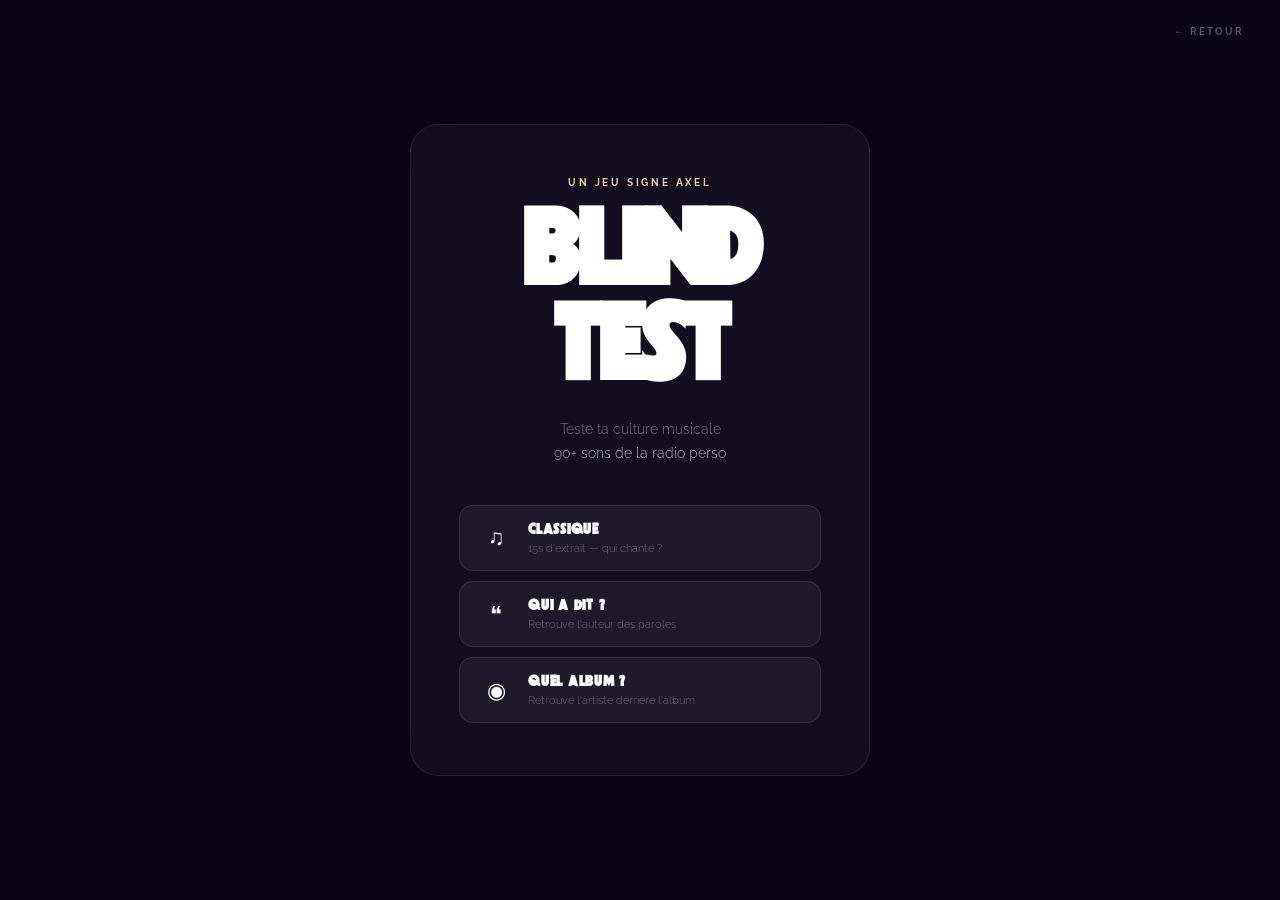
<file: blindtest.html>
<!DOCTYPE html>
<html lang="fr">
<head>
  <meta charset="UTF-8" />
  <meta name="viewport" content="width=device-width, initial-scale=1.0" />
  <title>BLIND TEST — AXEL</title>
  <link rel="stylesheet" href="style.css" />
  <style>
    body { background: #0A0516; }
    #gameOverlay { display: flex !important; }
  </style>
</head>
<body class="shell-body">

  <div id="gameOverlay">

    <!-- Selection du mode -->
    <div class="g-screen" id="gPanelStart">
      <p class="g-eyebrow">Un jeu signe Axel</p>
      <h2 class="swell g-bigtitle">BLIND<br>TEST</h2>
      <p class="g-hint">Teste ta culture musicale<br><em>90+ sons de la radio perso</em></p>
      <div class="bt-modes">
        <button class="bt-mode-card" data-mode="classic">
          <span class="bt-mc-icon">&#9835;</span>
          <span class="bt-mc-text">
            <strong class="bt-mc-name">CLASSIQUE</strong>
            <span class="bt-mc-desc">15s d'extrait — qui chante ?</span>
          </span>
        </button>
        <button class="bt-mode-card" data-mode="lyrics">
          <span class="bt-mc-icon">&#10077;</span>
          <span class="bt-mc-text">
            <strong class="bt-mc-name">QUI A DIT ?</strong>
            <span class="bt-mc-desc">Retrouve l'auteur des paroles</span>
          </span>
        </button>
        <button class="bt-mode-card" data-mode="album">
          <span class="bt-mc-icon">&#9673;</span>
          <span class="bt-mc-text">
            <strong class="bt-mc-name">QUEL ALBUM ?</strong>
            <span class="bt-mc-desc">Retrouve l'artiste derriere l'album</span>
          </span>
        </button>
      </div>
    </div>

    <!-- Manche en cours (plein ecran) -->
    <div id="gPanelGame">
      <div class="bt-topbar">
        <div class="bt-prog-wrap">
          <span class="bt-round-lbl" id="btRoundLbl">1 / 5</span>
          <div class="bt-prog-track"><div class="bt-prog-fill" id="btProgFill"></div></div>
        </div>
        <div class="bt-score-box">
          <span class="g-label">SCORE</span>
          <span class="bt-score-num swell" id="btScoreNum">0</span>
        </div>
      </div>

      <div class="bt-question-wrap" id="btQuestionWrap"></div>

      <div class="bt-choices" id="btChoices"></div>

      <div class="bt-timer-wrap" id="btTimerWrap">
        <div class="bt-timer-bar" id="btTimerBar"></div>
      </div>

      <div class="bt-feedback" id="btFeedback">
        <span id="btFeedbackText"></span>
      </div>

      <button class="bt-next-btn" id="btNext">SUIVANT &#8594;</button>
    </div>

    <!-- Recap final -->
    <div class="g-screen" id="gPanelOver">
      <p class="g-eyebrow">BILAN</p>
      <div class="swell g-bigtitle" id="gFinalScore">— / 5</div>
      <div class="bt-recap" id="btRecap"></div>
      <div class="bt-end-btns">
        <button class="g-btn swell" id="gBtnRetry">REJOUER &#8594;</button>
        <button class="g-btn" id="btBtnModes">MODES</button>
        <button class="g-btn" id="btBtnQuit">&#8592; PORTFOLIO</button>
      </div>
    </div>

    <button class="g-quit" id="gBtnQuit">&#8592; RETOUR</button>
  </div>

  <script src="js/game.js"></script>
</body>
</html>
</file>
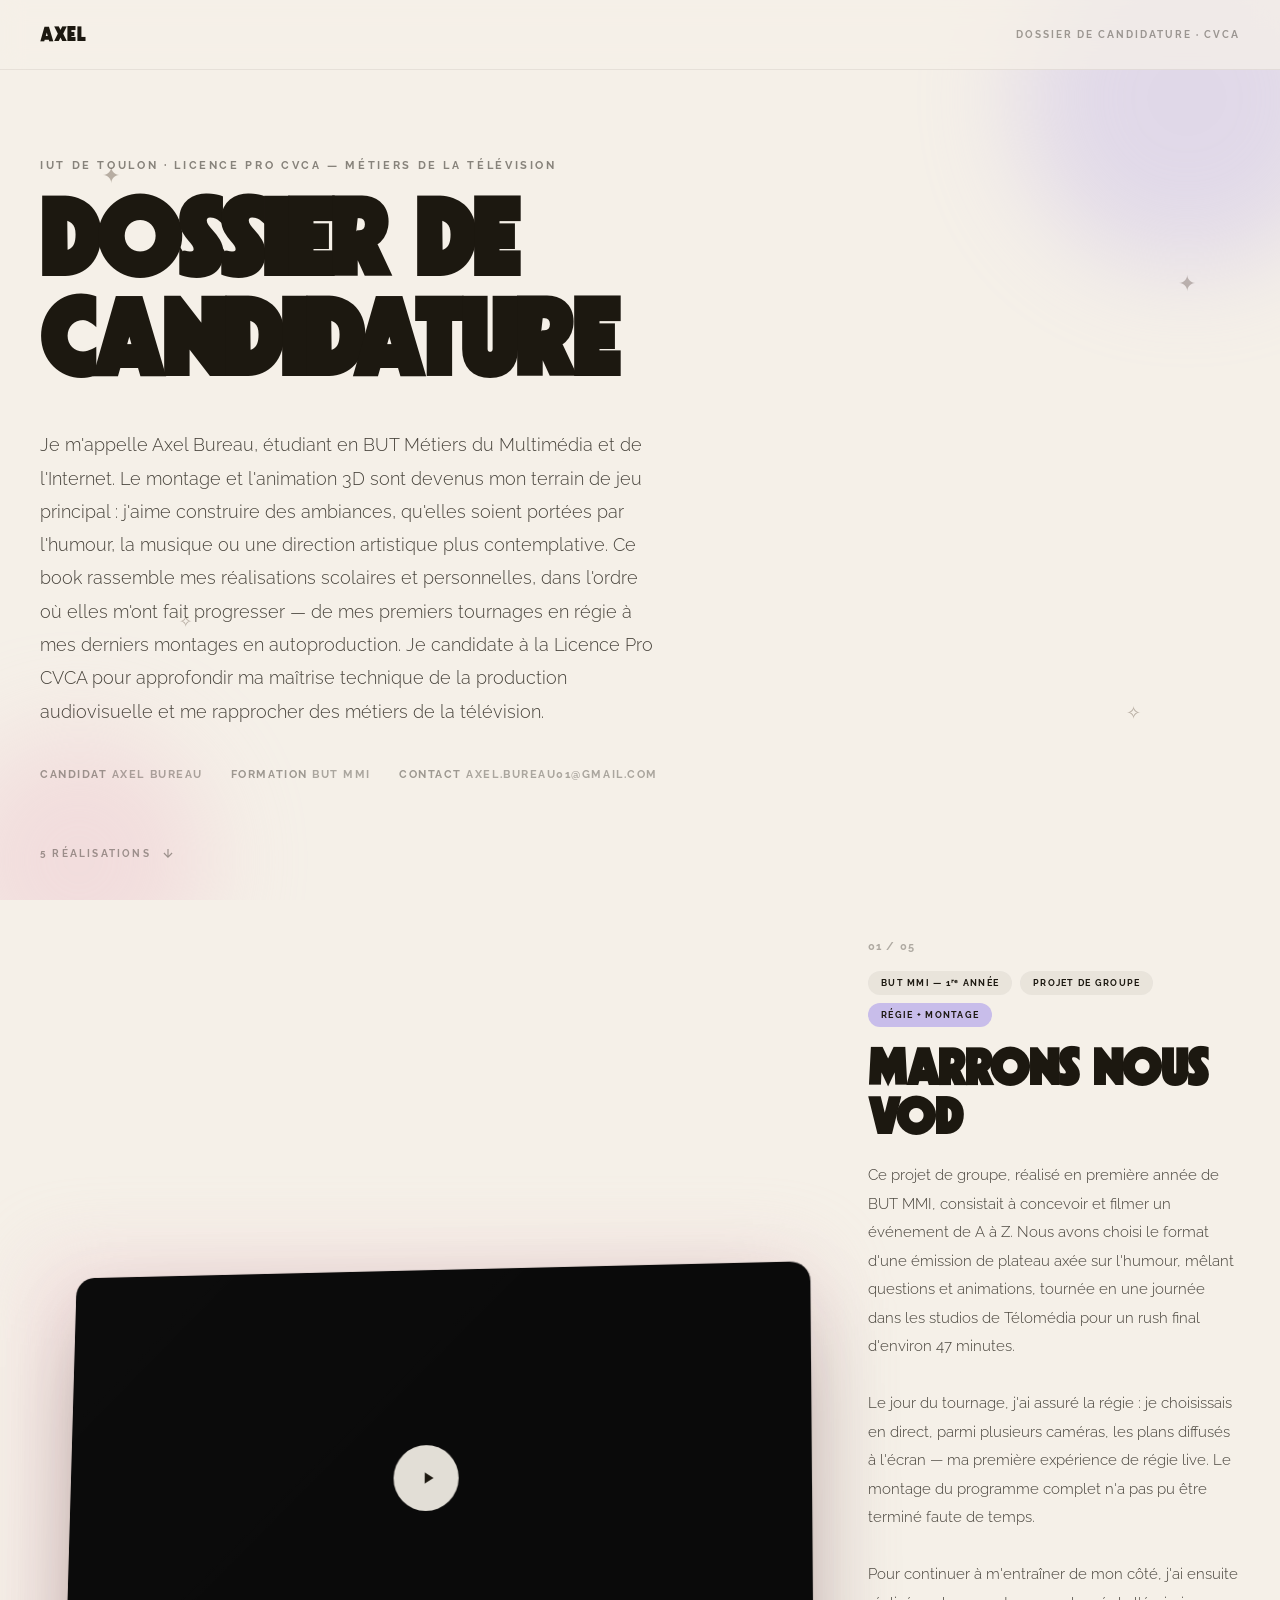
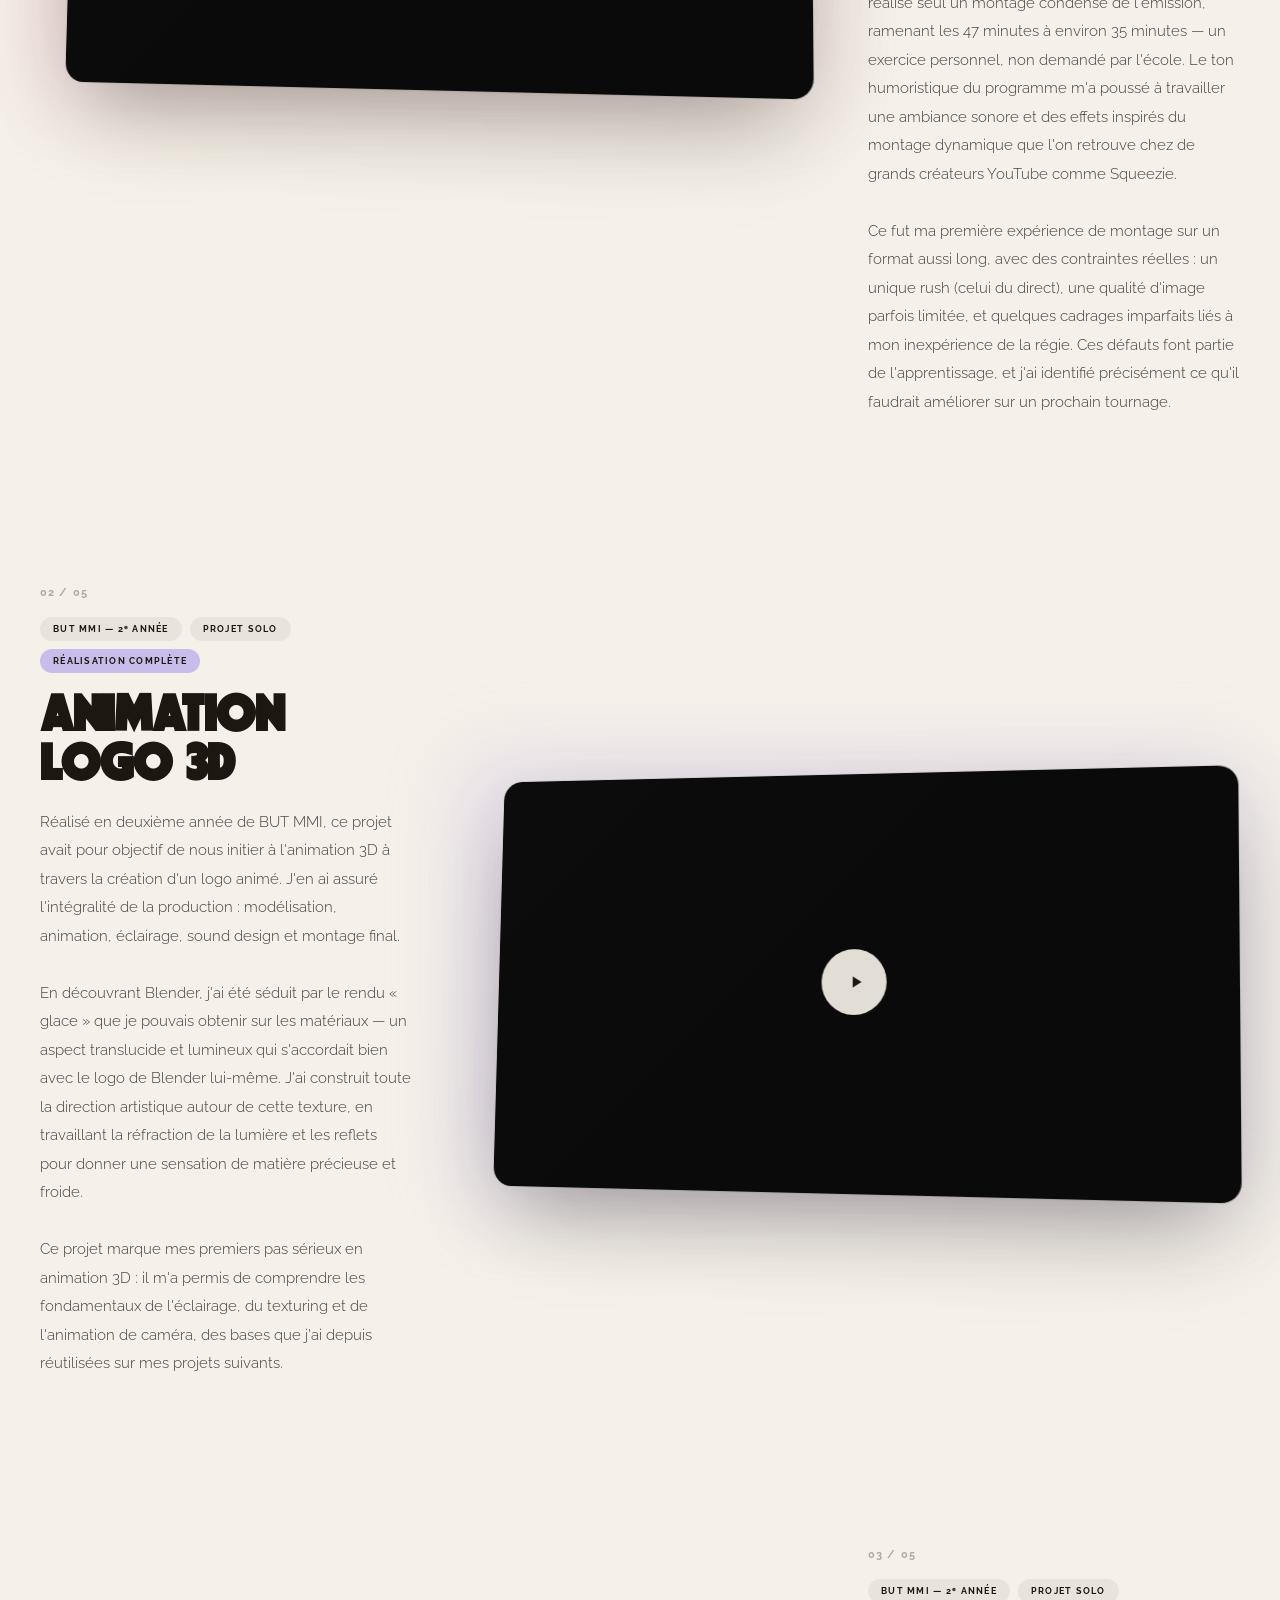
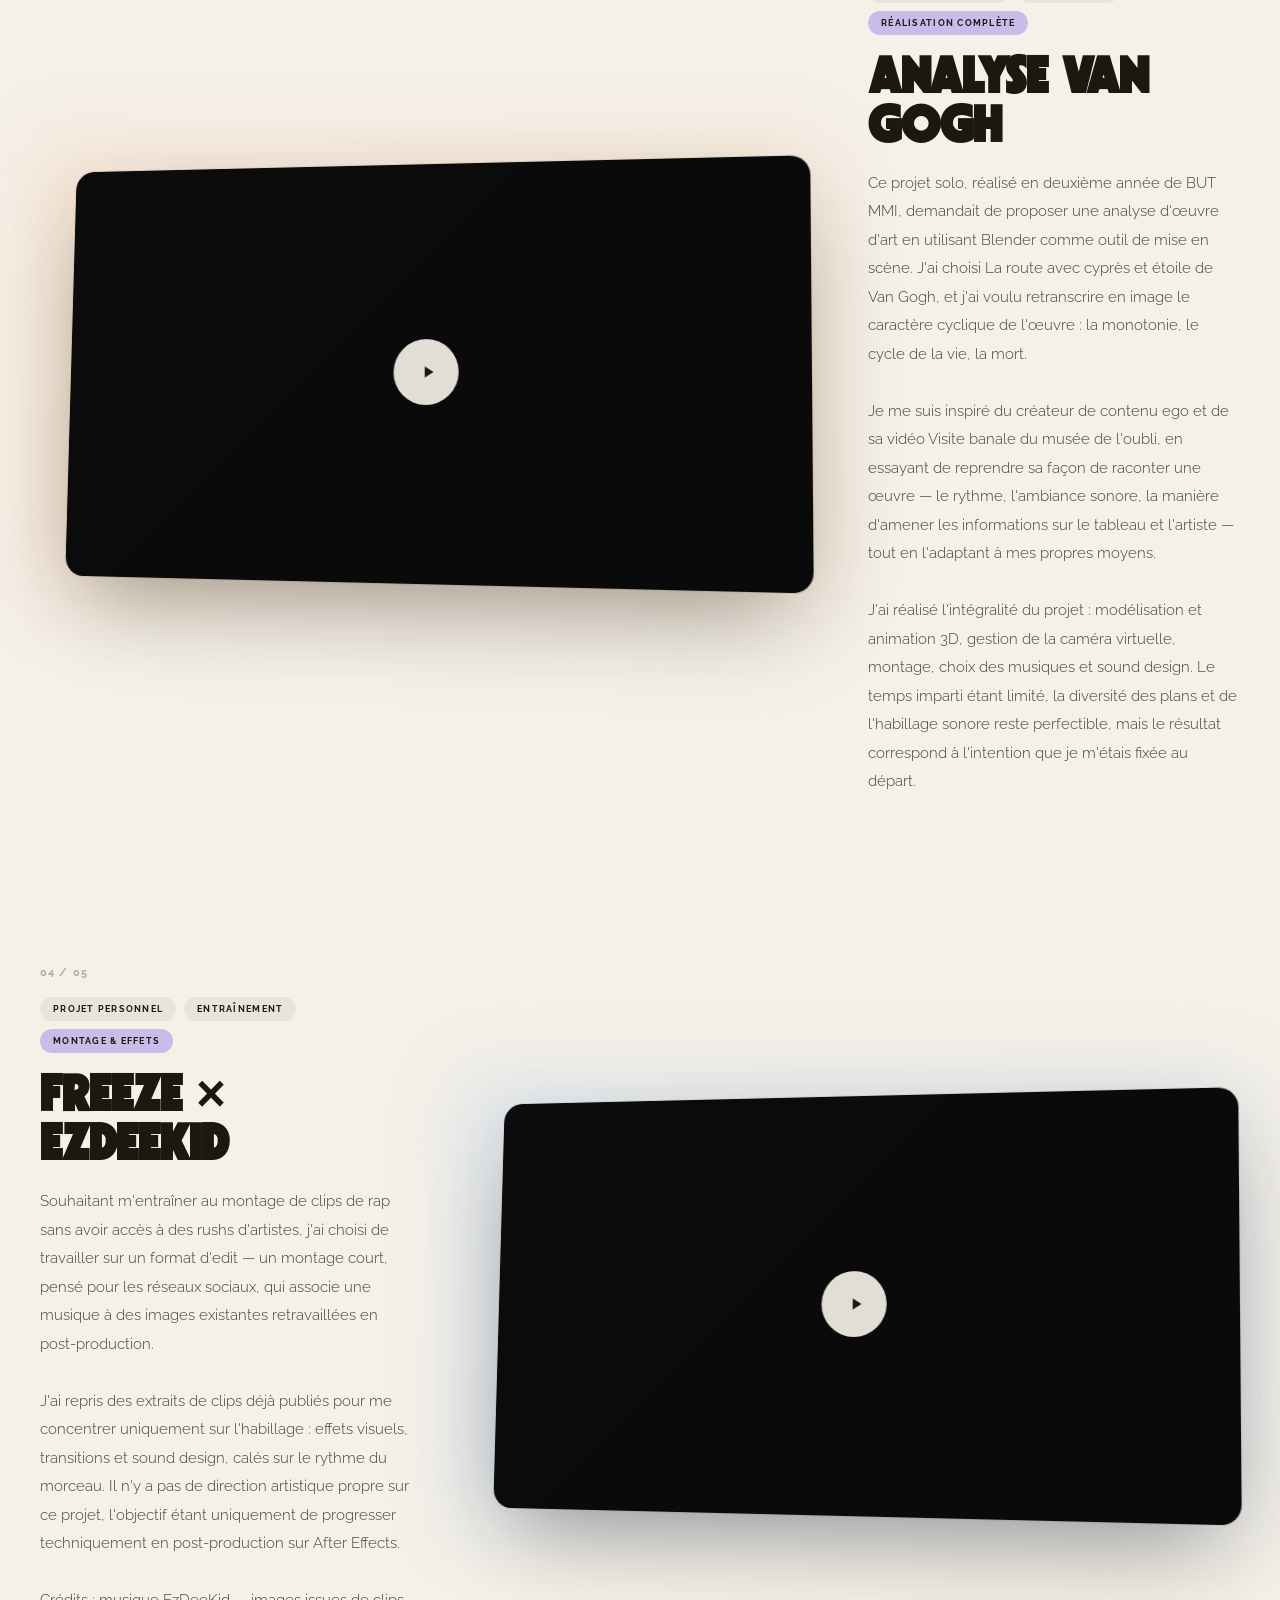
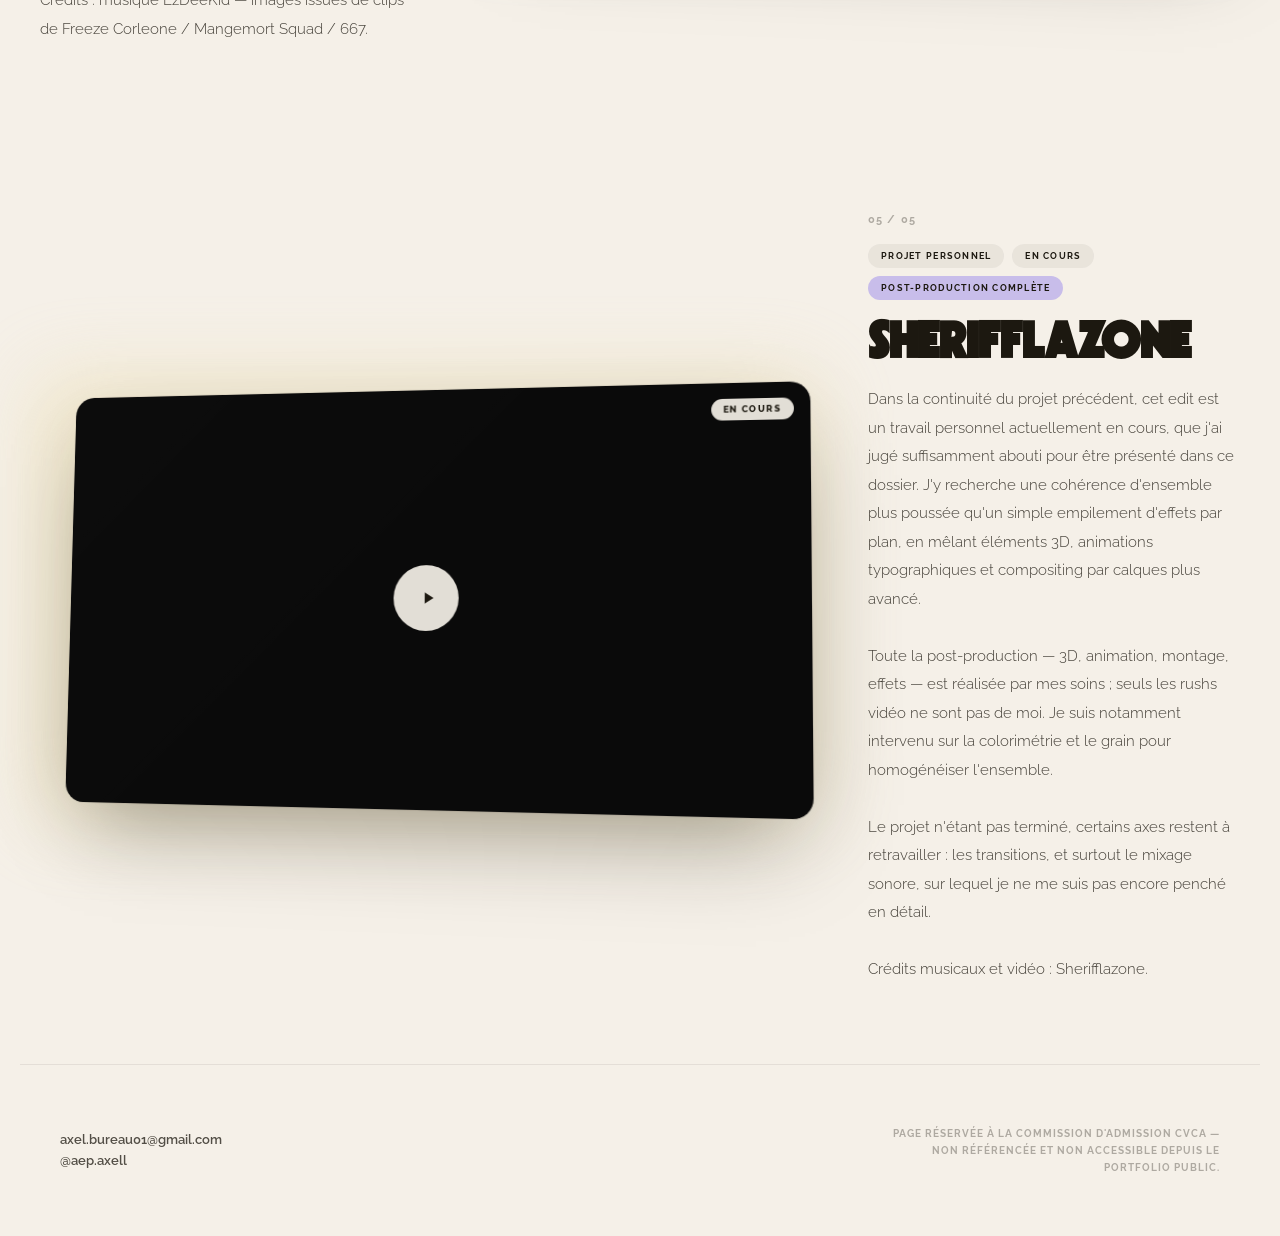
<file: candidature-cvca.html>
<!DOCTYPE html>
<html lang="fr">
<head>
  <meta charset="UTF-8" />
  <meta name="viewport" content="width=device-width, initial-scale=1.0" />
  <meta name="robots" content="noindex, nofollow" />
  <title>AXEL BUREAU — Dossier de candidature CVCA</title>
  <meta name="description" content="Book vidéo — candidature Licence Pro CVCA, Métiers de la Télévision, IUT de Toulon." />
  <link rel="stylesheet" href="style.css" />
  <link rel="stylesheet" href="candidature.css" />
</head>
<body class="cv-body">

  <div class="cv-progress" id="cvProgress"></div>

  <header class="cv-topbar">
    <span class="cv-topbar-logo swell">AXEL</span>
    <span class="cv-topbar-tag">Dossier de candidature · CVCA</span>
  </header>

  <!-- ═══════════════════════════════════════════
       HERO
  ═══════════════════════════════════════════ -->
  <section class="cv-hero">
    <div class="cv-deco" aria-hidden="true">
      <span class="cv-sparkle" style="top:18%; left:8%; animation-delay:0s;">✦</span>
      <span class="cv-sparkle" style="top:68%; left:14%; animation-delay:1.4s; font-size:16px;">✧</span>
      <span class="cv-sparkle" style="top:30%; left:92%; animation-delay:2.6s;">✦</span>
      <span class="cv-sparkle" style="top:78%; left:88%; animation-delay:0.8s; font-size:18px;">✧</span>
      <div class="cv-orb" style="width:340px; height:340px; top:-8%; right:-6%; background:#C8BDEA;"></div>
      <div class="cv-orb" style="width:260px; height:260px; bottom:-10%; left:-4%; background:#EEC5CF; animation-delay:3s;"></div>
    </div>

    <p class="cv-hero-eyebrow">IUT de Toulon · Licence Pro CVCA — Métiers de la Télévision</p>
    <h1 class="cv-hero-title swell">DOSSIER DE<br>CANDIDATURE</h1>
    <p class="cv-hero-pitch">
      Je m'appelle Axel Bureau, étudiant en BUT Métiers du Multimédia et de l'Internet.
      Le montage et l'animation 3D sont devenus mon terrain de jeu principal : j'aime construire
      des ambiances, qu'elles soient portées par l'humour, la musique ou une direction artistique
      plus contemplative. Ce book rassemble mes réalisations scolaires et personnelles, dans l'ordre
      où elles m'ont fait progresser — de mes premiers tournages en régie à mes derniers montages
      en autoproduction. Je candidate à la Licence Pro CVCA pour approfondir ma maîtrise technique
      de la production audiovisuelle et me rapprocher des métiers de la télévision.
    </p>
    <div class="cv-hero-meta">
      <span>Candidat <b>Axel Bureau</b></span>
      <span>Formation <b>BUT MMI</b></span>
      <span>Contact <b>axel.bureau01@gmail.com</b></span>
    </div>

    <div class="cv-scroll-cue">
      <span>5 réalisations</span>
      <svg width="14" height="14" viewBox="0 0 24 24" fill="none" stroke="currentColor" stroke-width="2">
        <path d="M12 5v14M5 12l7 7 7-7"/>
      </svg>
    </div>
  </section>

  <!-- ═══════════════════════════════════════════
       PROJETS
  ═══════════════════════════════════════════ -->
  <main class="cv-projects">

    <!-- 01 — MARRONS NOUS VOD -->
    <article class="cv-project">
      <div class="cv-project-media" style="--accent:#EEC5CF;">
        <div class="cv-frame-glow"></div>
        <div class="cv-frame">
          <video data-src="projets/marrons%20nous%20vod/Marron-nous.mp4" playsinline preload="none"></video>
          <button class="cv-play-btn" aria-label="Lire la vidéo">
            <svg width="20" height="20" viewBox="0 0 24 24" fill="#1C1810"><path d="M8 5v14l11-7z"/></svg>
          </button>
        </div>
      </div>
      <div class="cv-project-info">
        <span class="cv-index">01 / 05</span>
        <div class="cv-tags">
          <span class="cv-tag">BUT MMI — 1ʳᵉ année</span>
          <span class="cv-tag">Projet de groupe</span>
          <span class="cv-tag cv-tag--accent">Régie + Montage</span>
        </div>
        <h2 class="cv-project-title swell">MARRONS NOUS VOD</h2>
        <p class="cv-note">Ce projet de groupe, réalisé en première année de BUT MMI, consistait à concevoir et filmer un événement de A à Z. Nous avons choisi le format d'une émission de plateau axée sur l'humour, mêlant questions et animations, tournée en une journée dans les studios de Télomédia pour un rush final d'environ 47 minutes.

Le jour du tournage, j'ai assuré la régie : je choisissais en direct, parmi plusieurs caméras, les plans diffusés à l'écran — ma première expérience de régie live. Le montage du programme complet n'a pas pu être terminé faute de temps.

Pour continuer à m'entraîner de mon côté, j'ai ensuite réalisé seul un montage condensé de l'émission, ramenant les 47 minutes à environ 35 minutes — un exercice personnel, non demandé par l'école. Le ton humoristique du programme m'a poussé à travailler une ambiance sonore et des effets inspirés du montage dynamique que l'on retrouve chez de grands créateurs YouTube comme Squeezie.

Ce fut ma première expérience de montage sur un format aussi long, avec des contraintes réelles : un unique rush (celui du direct), une qualité d'image parfois limitée, et quelques cadrages imparfaits liés à mon inexpérience de la régie. Ces défauts font partie de l'apprentissage, et j'ai identifié précisément ce qu'il faudrait améliorer sur un prochain tournage.</p>
      </div>
    </article>

    <!-- 02 — ANIMATION LOGO 3D -->
    <article class="cv-project">
      <div class="cv-project-media" style="--accent:#C8BDEA;">
        <div class="cv-frame-glow"></div>
        <div class="cv-frame">
          <video data-src="projets/animation%20logo%203D/blender-logo-3d.mp4" playsinline preload="none"></video>
          <button class="cv-play-btn" aria-label="Lire la vidéo">
            <svg width="20" height="20" viewBox="0 0 24 24" fill="#1C1810"><path d="M8 5v14l11-7z"/></svg>
          </button>
        </div>
      </div>
      <div class="cv-project-info">
        <span class="cv-index">02 / 05</span>
        <div class="cv-tags">
          <span class="cv-tag">BUT MMI — 2ᵉ année</span>
          <span class="cv-tag">Projet solo</span>
          <span class="cv-tag cv-tag--accent">Réalisation complète</span>
        </div>
        <h2 class="cv-project-title swell">ANIMATION LOGO 3D</h2>
        <p class="cv-note">Réalisé en deuxième année de BUT MMI, ce projet avait pour objectif de nous initier à l'animation 3D à travers la création d'un logo animé. J'en ai assuré l'intégralité de la production : modélisation, animation, éclairage, sound design et montage final.

En découvrant Blender, j'ai été séduit par le rendu « glace » que je pouvais obtenir sur les matériaux — un aspect translucide et lumineux qui s'accordait bien avec le logo de Blender lui-même. J'ai construit toute la direction artistique autour de cette texture, en travaillant la réfraction de la lumière et les reflets pour donner une sensation de matière précieuse et froide.

Ce projet marque mes premiers pas sérieux en animation 3D : il m'a permis de comprendre les fondamentaux de l'éclairage, du texturing et de l'animation de caméra, des bases que j'ai depuis réutilisées sur mes projets suivants.</p>
      </div>
    </article>

    <!-- 03 — ANALYSE VAN GOGH -->
    <article class="cv-project">
      <div class="cv-project-media" style="--accent:#F0CAAC;">
        <div class="cv-frame-glow"></div>
        <div class="cv-frame">
          <video data-src="projets/Analyse%20de%20la%20route%20avec%20un%20cypres%20et%20une%20etoile%20de%20Van%20Gogh/video%20analyse%20van%20gogh%20route%20avec%20cypres%20et%20une%20etoile.mp4" playsinline preload="none"></video>
          <button class="cv-play-btn" aria-label="Lire la vidéo">
            <svg width="20" height="20" viewBox="0 0 24 24" fill="#1C1810"><path d="M8 5v14l11-7z"/></svg>
          </button>
        </div>
      </div>
      <div class="cv-project-info">
        <span class="cv-index">03 / 05</span>
        <div class="cv-tags">
          <span class="cv-tag">BUT MMI — 2ᵉ année</span>
          <span class="cv-tag">Projet solo</span>
          <span class="cv-tag cv-tag--accent">Réalisation complète</span>
        </div>
        <h2 class="cv-project-title swell">ANALYSE VAN GOGH</h2>
        <p class="cv-note">Ce projet solo, réalisé en deuxième année de BUT MMI, demandait de proposer une analyse d'œuvre d'art en utilisant Blender comme outil de mise en scène. J'ai choisi La route avec cyprès et étoile de Van Gogh, et j'ai voulu retranscrire en image le caractère cyclique de l'œuvre : la monotonie, le cycle de la vie, la mort.

Je me suis inspiré du créateur de contenu ego et de sa vidéo Visite banale du musée de l'oubli, en essayant de reprendre sa façon de raconter une œuvre — le rythme, l'ambiance sonore, la manière d'amener les informations sur le tableau et l'artiste — tout en l'adaptant à mes propres moyens.

J'ai réalisé l'intégralité du projet : modélisation et animation 3D, gestion de la caméra virtuelle, montage, choix des musiques et sound design. Le temps imparti étant limité, la diversité des plans et de l'habillage sonore reste perfectible, mais le résultat correspond à l'intention que je m'étais fixée au départ.</p>
      </div>
    </article>

    <!-- 04 — FREEZE X EZDEEKID -->
    <article class="cv-project">
      <div class="cv-project-media" style="--accent:#B4CEEC;">
        <div class="cv-frame-glow"></div>
        <div class="cv-frame">
          <video data-src="projets/Freeze%20x%20EzDeeKid%20edit/Freeze%20x%20EzDeeKid%20le%20mp4.mp4" playsinline preload="none"></video>
          <button class="cv-play-btn" aria-label="Lire la vidéo">
            <svg width="20" height="20" viewBox="0 0 24 24" fill="#1C1810"><path d="M8 5v14l11-7z"/></svg>
          </button>
        </div>
      </div>
      <div class="cv-project-info">
        <span class="cv-index">04 / 05</span>
        <div class="cv-tags">
          <span class="cv-tag">Projet personnel</span>
          <span class="cv-tag">Entraînement</span>
          <span class="cv-tag cv-tag--accent">Montage & effets</span>
        </div>
        <h2 class="cv-project-title swell">FREEZE × EZDEEKID</h2>
        <p class="cv-note">Souhaitant m'entraîner au montage de clips de rap sans avoir accès à des rushs d'artistes, j'ai choisi de travailler sur un format d'edit — un montage court, pensé pour les réseaux sociaux, qui associe une musique à des images existantes retravaillées en post-production.

J'ai repris des extraits de clips déjà publiés pour me concentrer uniquement sur l'habillage : effets visuels, transitions et sound design, calés sur le rythme du morceau. Il n'y a pas de direction artistique propre sur ce projet, l'objectif étant uniquement de progresser techniquement en post-production sur After Effects.

Crédits : musique EzDeeKid — images issues de clips de Freeze Corleone / Mangemort Squad / 667.</p>
      </div>
    </article>

    <!-- 05 — SHERIFFLAZONE (exclusif à cette page) -->
    <article class="cv-project">
      <div class="cv-project-media" style="--accent:#EAD9A0;">
        <div class="cv-frame-glow"></div>
        <div class="cv-frame">
          <span class="cv-progress-badge">En cours</span>
          <video data-src="sherifflazone/1er%20rendu%20test%20sherifflazone.mp4" playsinline preload="none"></video>
          <button class="cv-play-btn" aria-label="Lire la vidéo">
            <svg width="20" height="20" viewBox="0 0 24 24" fill="#1C1810"><path d="M8 5v14l11-7z"/></svg>
          </button>
        </div>
      </div>
      <div class="cv-project-info">
        <span class="cv-index">05 / 05</span>
        <div class="cv-tags">
          <span class="cv-tag">Projet personnel</span>
          <span class="cv-tag">En cours</span>
          <span class="cv-tag cv-tag--accent">Post-production complète</span>
        </div>
        <h2 class="cv-project-title swell">SHERIFFLAZONE</h2>
        <p class="cv-note">Dans la continuité du projet précédent, cet edit est un travail personnel actuellement en cours, que j'ai jugé suffisamment abouti pour être présenté dans ce dossier. J'y recherche une cohérence d'ensemble plus poussée qu'un simple empilement d'effets par plan, en mêlant éléments 3D, animations typographiques et compositing par calques plus avancé.

Toute la post-production — 3D, animation, montage, effets — est réalisée par mes soins ; seuls les rushs vidéo ne sont pas de moi. Je suis notamment intervenu sur la colorimétrie et le grain pour homogénéiser l'ensemble.

Le projet n'étant pas terminé, certains axes restent à retravailler : les transitions, et surtout le mixage sonore, sur lequel je ne me suis pas encore penché en détail.

Crédits musicaux et vidéo : Sherifflazone.</p>
      </div>
    </article>

  </main>

  <footer class="cv-footer">
    <div class="cv-footer-contact">
      <a href="mailto:axel.bureau01@gmail.com">axel.bureau01@gmail.com</a>
      <a href="https://www.instagram.com/aep.axell/" target="_blank" rel="noopener">@aep.axell</a>
    </div>
    <p class="cv-footer-note">Page réservée à la commission d'admission CVCA — non référencée et non accessible depuis le portfolio public.</p>
  </footer>

  <script src="js/candidature.js"></script>
</body>
</html>
</file>
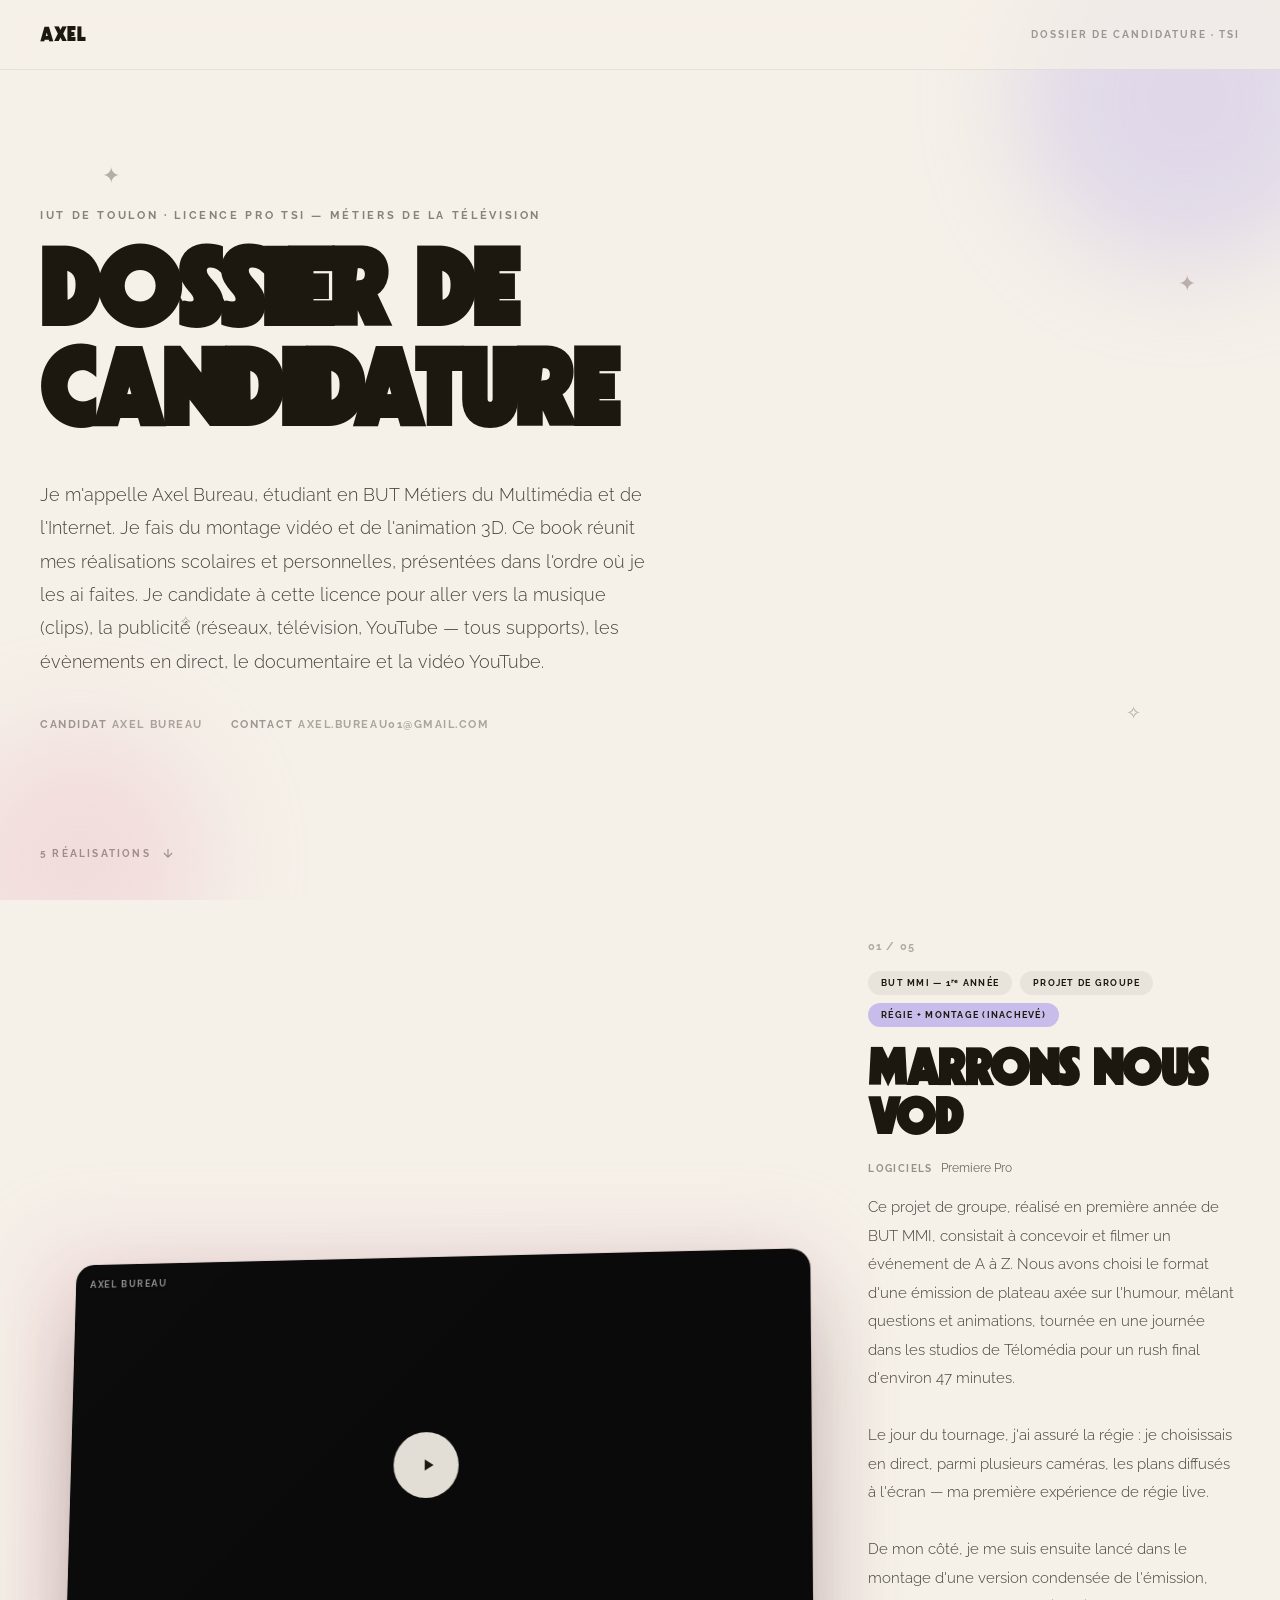
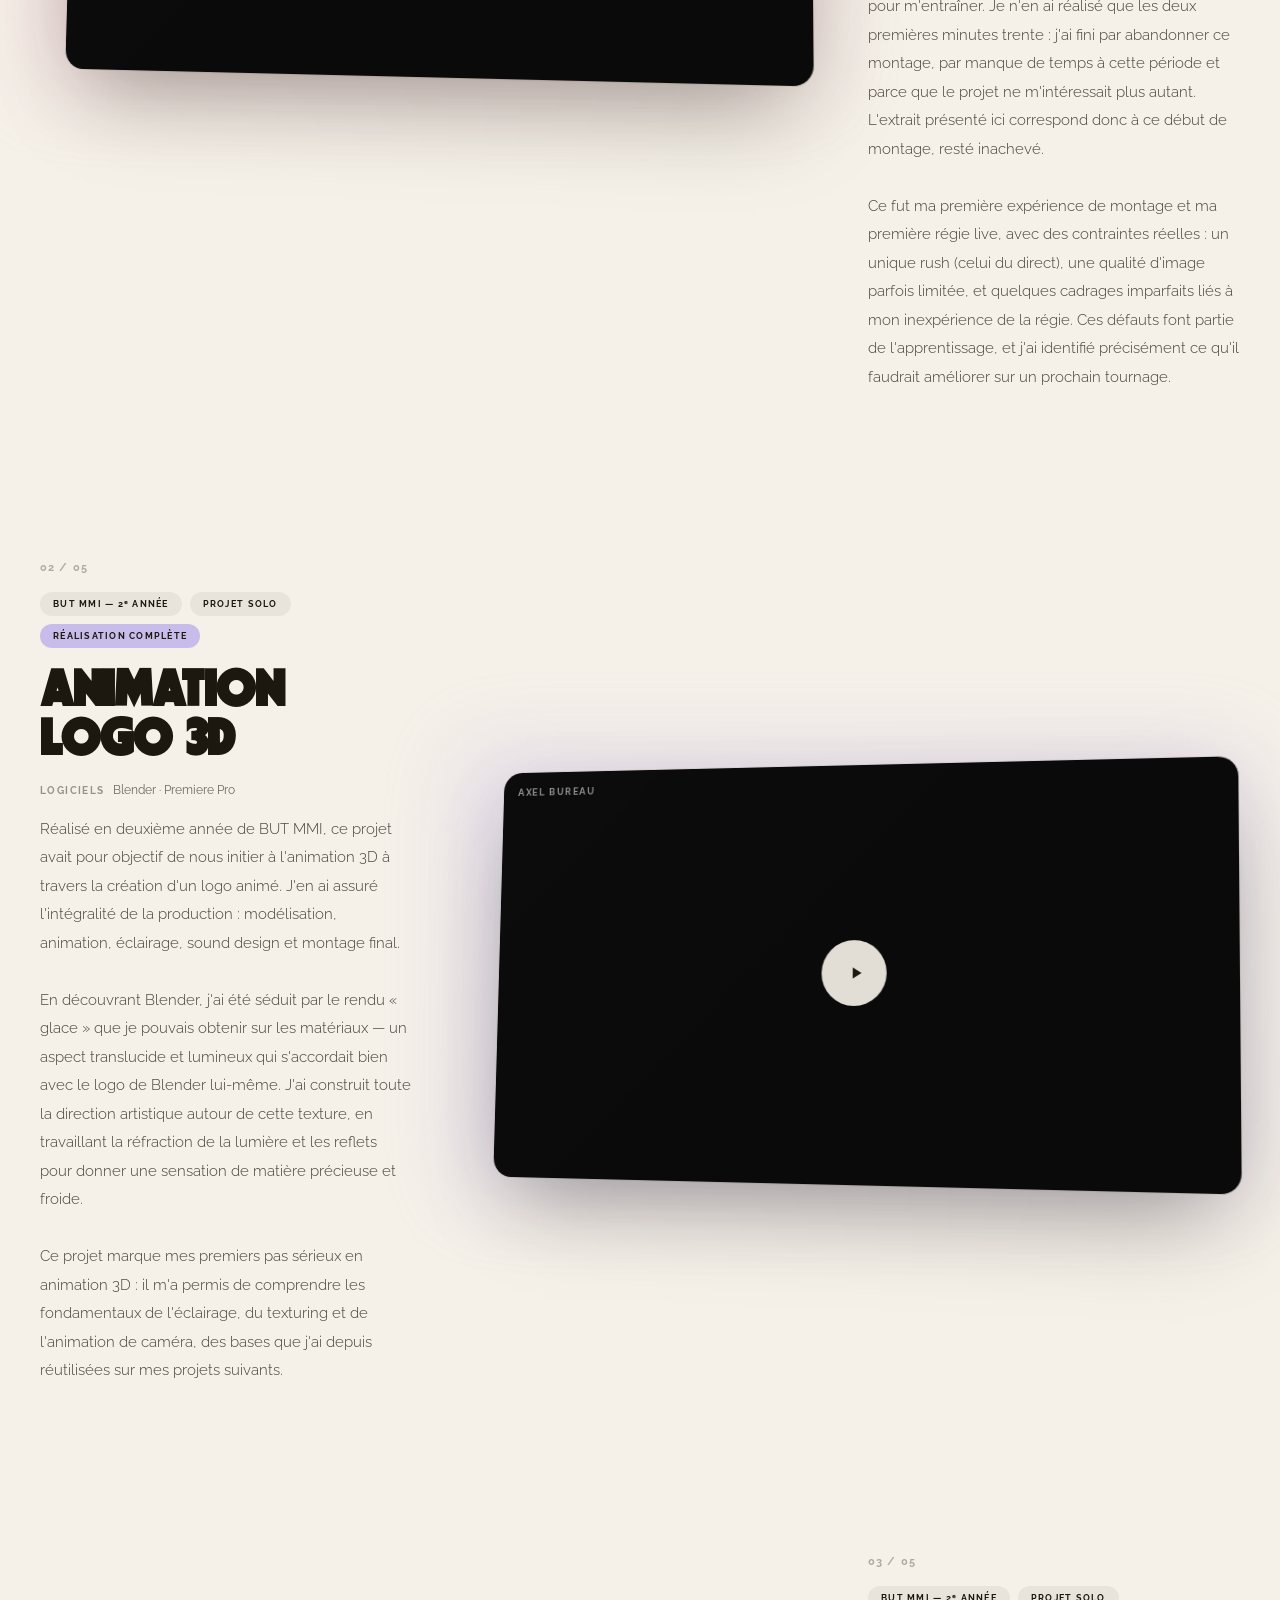
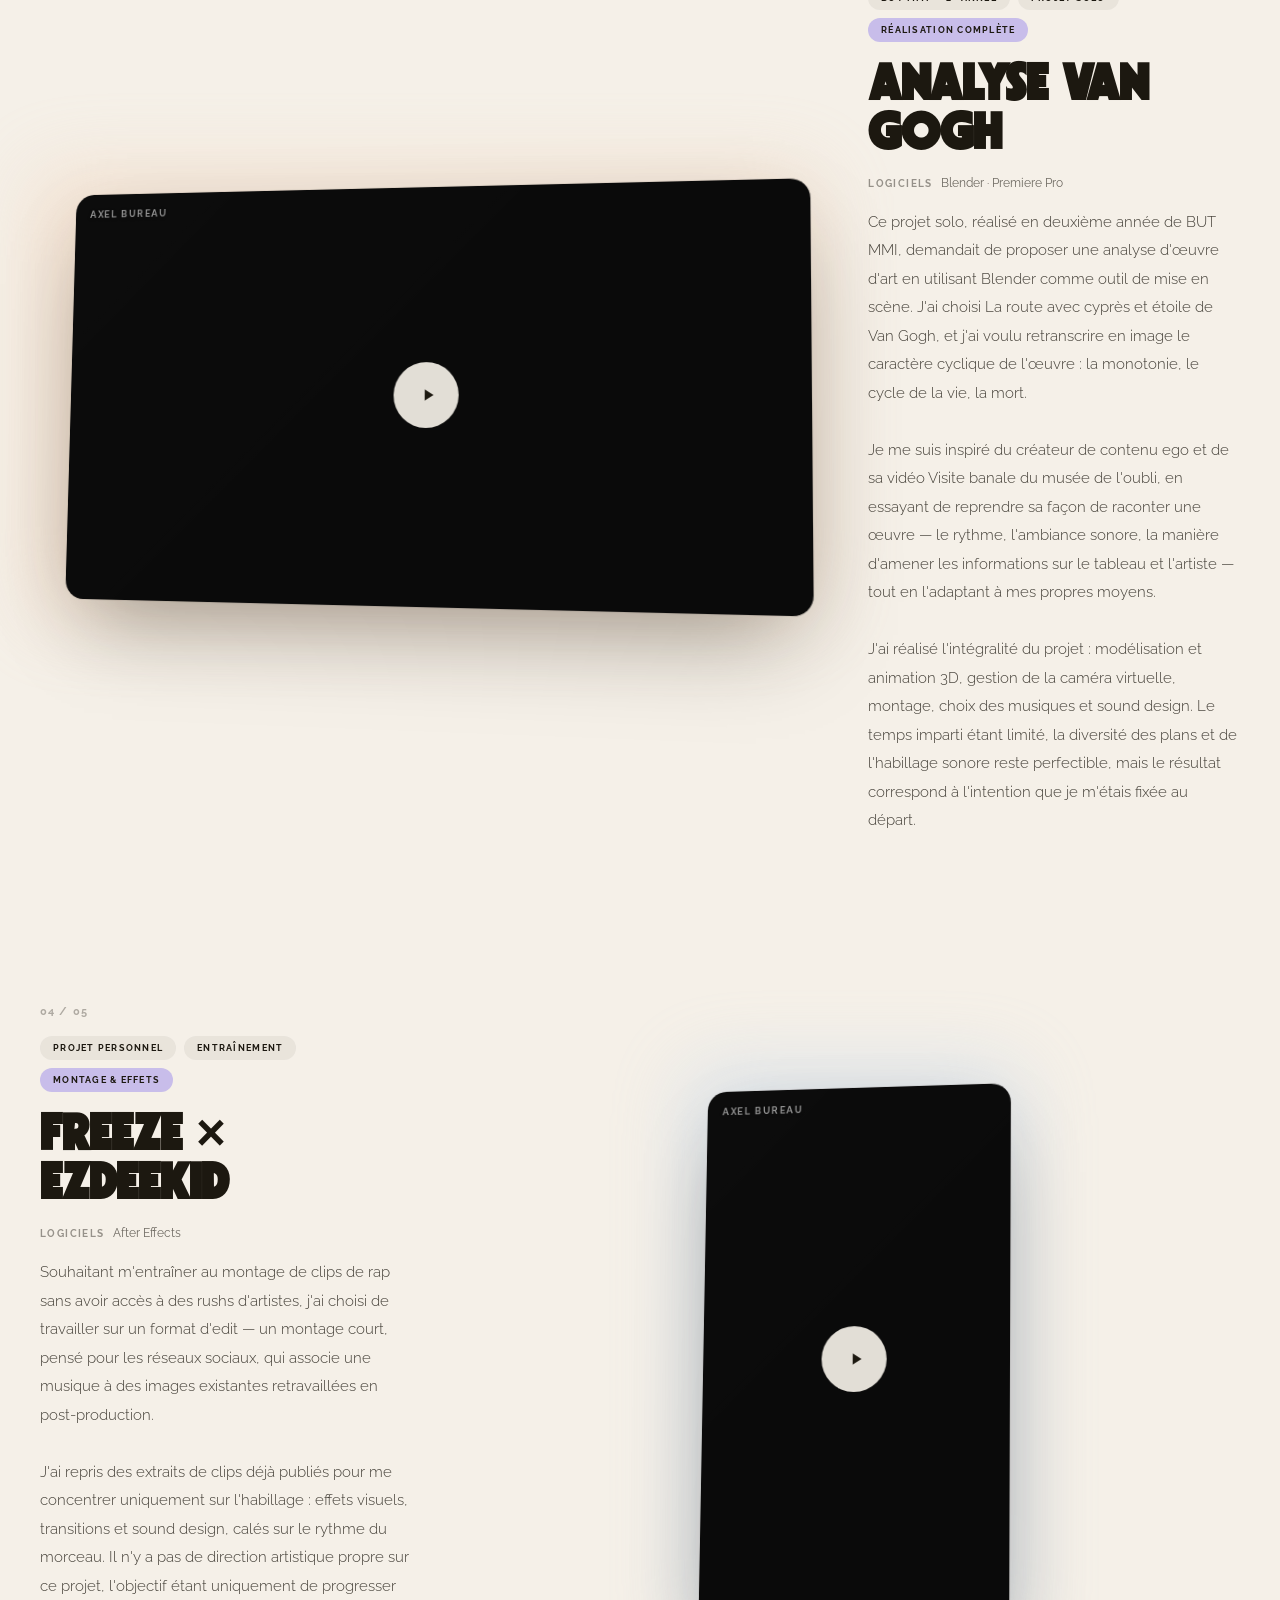
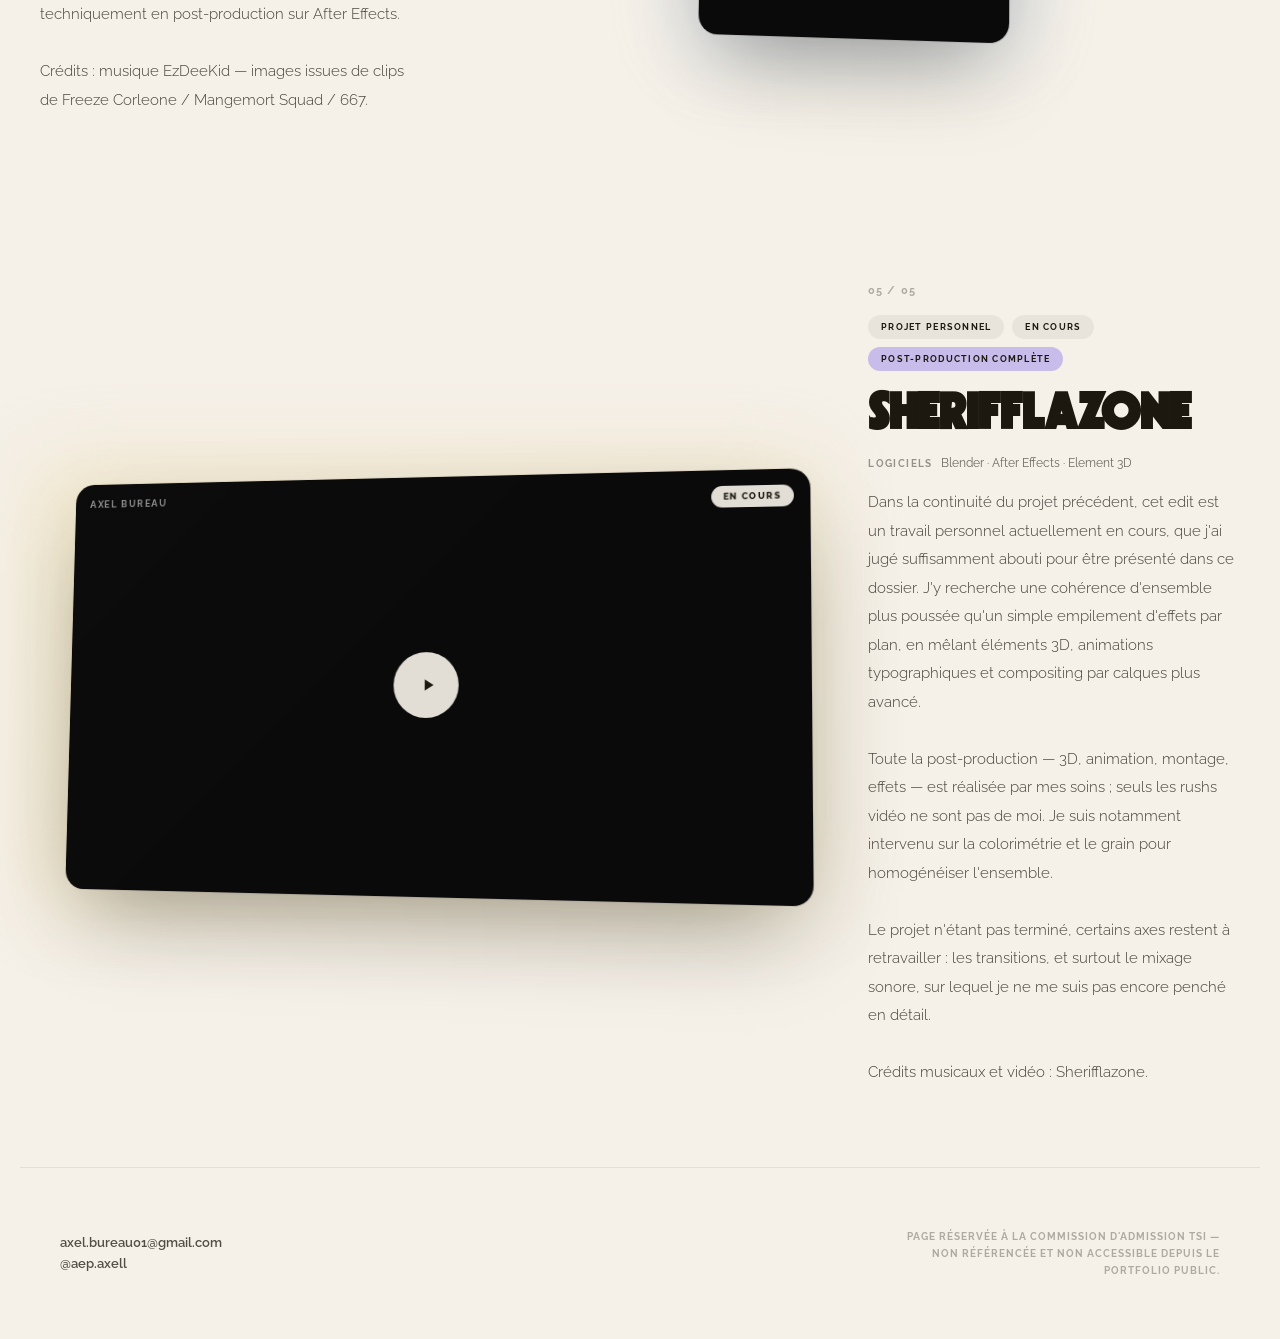
<file: candidature-tsi.html>
<!DOCTYPE html>
<html lang="fr">
<head>
  <meta charset="UTF-8" />
  <meta name="viewport" content="width=device-width, initial-scale=1.0" />
  <meta name="robots" content="noindex, nofollow" />
  <title>AXEL BUREAU — Dossier de candidature TSI</title>
  <meta name="description" content="Book vidéo — candidature Licence Pro TSI, Métiers de la Télévision, IUT de Toulon." />
  <link rel="stylesheet" href="style.css" />
  <link rel="stylesheet" href="candidature.css" />
</head>
<body class="cv-body">

  <div class="cv-progress" id="cvProgress"></div>

  <header class="cv-topbar">
    <span class="cv-topbar-logo swell" id="cvHome" role="link" tabindex="0">AXEL</span>
    <span class="cv-topbar-tag">Dossier de candidature · TSI</span>
  </header>

  <!-- ═══════════════════════════════════════════
       HERO
  ═══════════════════════════════════════════ -->
  <section class="cv-hero">
    <div class="cv-deco" aria-hidden="true">
      <span class="cv-sparkle" style="top:18%; left:8%; animation-delay:0s;">✦</span>
      <span class="cv-sparkle" style="top:68%; left:14%; animation-delay:1.4s; font-size:16px;">✧</span>
      <span class="cv-sparkle" style="top:30%; left:92%; animation-delay:2.6s;">✦</span>
      <span class="cv-sparkle" style="top:78%; left:88%; animation-delay:0.8s; font-size:18px;">✧</span>
      <div class="cv-orb" style="width:340px; height:340px; top:-8%; right:-6%; background:#C8BDEA;"></div>
      <div class="cv-orb" style="width:260px; height:260px; bottom:-10%; left:-4%; background:#EEC5CF; animation-delay:3s;"></div>
    </div>

    <p class="cv-hero-eyebrow">IUT de Toulon · Licence Pro TSI — Métiers de la Télévision</p>
    <h1 class="cv-hero-title swell">DOSSIER DE<br>CANDIDATURE</h1>
    <p class="cv-hero-pitch">
      Je m'appelle Axel Bureau, étudiant en BUT Métiers du Multimédia et de l'Internet.
      Je fais du montage vidéo et de l'animation 3D. Ce book réunit mes réalisations scolaires
      et personnelles, présentées dans l'ordre où je les ai faites. Je candidate à cette licence
      pour aller vers la musique (clips), la publicité (réseaux, télévision, YouTube — tous supports),
      les évènements en direct, le documentaire et la vidéo YouTube.
    </p>
    <div class="cv-hero-meta">
      <span>Candidat <b>Axel Bureau</b></span>
      <span>Contact <b>axel.bureau01@gmail.com</b></span>
    </div>

    <div class="cv-scroll-cue">
      <span>5 réalisations</span>
      <svg width="14" height="14" viewBox="0 0 24 24" fill="none" stroke="currentColor" stroke-width="2">
        <path d="M12 5v14M5 12l7 7 7-7"/>
      </svg>
    </div>
  </section>

  <!-- ═══════════════════════════════════════════
       PROJETS
  ═══════════════════════════════════════════ -->
  <main class="cv-projects">

    <!-- 01 — MARRONS NOUS VOD -->
    <article class="cv-project">
      <div class="cv-project-media" style="--accent:#EEC5CF;">
        <div class="cv-frame-glow"></div>
        <div class="cv-frame">
          <span class="cv-watermark">Axel Bureau</span>
          <video data-src="projets/marrons%20nous%20vod/Marron-nous.mp4" loop playsinline preload="none"></video>
          <button class="cv-play-btn" aria-label="Lire la vidéo">
            <svg width="20" height="20" viewBox="0 0 24 24" fill="#1C1810"><path d="M8 5v14l11-7z"/></svg>
          </button>
        </div>
      </div>
      <div class="cv-project-info">
        <span class="cv-index">01 / 05</span>
        <div class="cv-tags">
          <span class="cv-tag">BUT MMI — 1ʳᵉ année</span>
          <span class="cv-tag">Projet de groupe</span>
          <span class="cv-tag cv-tag--accent">Régie + Montage (inachevé)</span>
        </div>
        <h2 class="cv-project-title swell">MARRONS NOUS VOD</h2>
        <p class="cv-tools"><span class="cv-tools-label">Logiciels</span>Premiere Pro</p>
        <p class="cv-note">Ce projet de groupe, réalisé en première année de BUT MMI, consistait à concevoir et filmer un événement de A à Z. Nous avons choisi le format d'une émission de plateau axée sur l'humour, mêlant questions et animations, tournée en une journée dans les studios de Télomédia pour un rush final d'environ 47 minutes.

Le jour du tournage, j'ai assuré la régie : je choisissais en direct, parmi plusieurs caméras, les plans diffusés à l'écran — ma première expérience de régie live.

De mon côté, je me suis ensuite lancé dans le montage d'une version condensée de l'émission, pour m'entraîner. Je n'en ai réalisé que les deux premières minutes trente : j'ai fini par abandonner ce montage, par manque de temps à cette période et parce que le projet ne m'intéressait plus autant. L'extrait présenté ici correspond donc à ce début de montage, resté inachevé.

Ce fut ma première expérience de montage et ma première régie live, avec des contraintes réelles : un unique rush (celui du direct), une qualité d'image parfois limitée, et quelques cadrages imparfaits liés à mon inexpérience de la régie. Ces défauts font partie de l'apprentissage, et j'ai identifié précisément ce qu'il faudrait améliorer sur un prochain tournage.</p>
      </div>
    </article>

    <!-- 02 — ANIMATION LOGO 3D -->
    <article class="cv-project">
      <div class="cv-project-media" style="--accent:#C8BDEA;">
        <div class="cv-frame-glow"></div>
        <div class="cv-frame">
          <span class="cv-watermark">Axel Bureau</span>
          <video data-src="projets/animation%20logo%203D/blender-logo-3d.mp4" loop playsinline preload="none"></video>
          <button class="cv-play-btn" aria-label="Lire la vidéo">
            <svg width="20" height="20" viewBox="0 0 24 24" fill="#1C1810"><path d="M8 5v14l11-7z"/></svg>
          </button>
        </div>
      </div>
      <div class="cv-project-info">
        <span class="cv-index">02 / 05</span>
        <div class="cv-tags">
          <span class="cv-tag">BUT MMI — 2ᵉ année</span>
          <span class="cv-tag">Projet solo</span>
          <span class="cv-tag cv-tag--accent">Réalisation complète</span>
        </div>
        <h2 class="cv-project-title swell">ANIMATION LOGO 3D</h2>
        <p class="cv-tools"><span class="cv-tools-label">Logiciels</span>Blender · Premiere Pro</p>
        <p class="cv-note">Réalisé en deuxième année de BUT MMI, ce projet avait pour objectif de nous initier à l'animation 3D à travers la création d'un logo animé. J'en ai assuré l'intégralité de la production : modélisation, animation, éclairage, sound design et montage final.

En découvrant Blender, j'ai été séduit par le rendu « glace » que je pouvais obtenir sur les matériaux — un aspect translucide et lumineux qui s'accordait bien avec le logo de Blender lui-même. J'ai construit toute la direction artistique autour de cette texture, en travaillant la réfraction de la lumière et les reflets pour donner une sensation de matière précieuse et froide.

Ce projet marque mes premiers pas sérieux en animation 3D : il m'a permis de comprendre les fondamentaux de l'éclairage, du texturing et de l'animation de caméra, des bases que j'ai depuis réutilisées sur mes projets suivants.</p>
      </div>
    </article>

    <!-- 03 — ANALYSE VAN GOGH -->
    <article class="cv-project">
      <div class="cv-project-media" style="--accent:#F0CAAC;">
        <div class="cv-frame-glow"></div>
        <div class="cv-frame">
          <span class="cv-watermark">Axel Bureau</span>
          <video data-src="projets/Analyse%20de%20la%20route%20avec%20un%20cypres%20et%20une%20etoile%20de%20Van%20Gogh/video%20analyse%20van%20gogh%20route%20avec%20cypres%20et%20une%20etoile.mp4" loop playsinline preload="none"></video>
          <button class="cv-play-btn" aria-label="Lire la vidéo">
            <svg width="20" height="20" viewBox="0 0 24 24" fill="#1C1810"><path d="M8 5v14l11-7z"/></svg>
          </button>
        </div>
      </div>
      <div class="cv-project-info">
        <span class="cv-index">03 / 05</span>
        <div class="cv-tags">
          <span class="cv-tag">BUT MMI — 2ᵉ année</span>
          <span class="cv-tag">Projet solo</span>
          <span class="cv-tag cv-tag--accent">Réalisation complète</span>
        </div>
        <h2 class="cv-project-title swell">ANALYSE VAN GOGH</h2>
        <p class="cv-tools"><span class="cv-tools-label">Logiciels</span>Blender · Premiere Pro</p>
        <p class="cv-note">Ce projet solo, réalisé en deuxième année de BUT MMI, demandait de proposer une analyse d'œuvre d'art en utilisant Blender comme outil de mise en scène. J'ai choisi La route avec cyprès et étoile de Van Gogh, et j'ai voulu retranscrire en image le caractère cyclique de l'œuvre : la monotonie, le cycle de la vie, la mort.

Je me suis inspiré du créateur de contenu ego et de sa vidéo Visite banale du musée de l'oubli, en essayant de reprendre sa façon de raconter une œuvre — le rythme, l'ambiance sonore, la manière d'amener les informations sur le tableau et l'artiste — tout en l'adaptant à mes propres moyens.

J'ai réalisé l'intégralité du projet : modélisation et animation 3D, gestion de la caméra virtuelle, montage, choix des musiques et sound design. Le temps imparti étant limité, la diversité des plans et de l'habillage sonore reste perfectible, mais le résultat correspond à l'intention que je m'étais fixée au départ.</p>
      </div>
    </article>

    <!-- 04 — FREEZE X EZDEEKID -->
    <article class="cv-project">
      <div class="cv-project-media cv-project-media--portrait" style="--accent:#B4CEEC;">
        <div class="cv-frame-glow"></div>
        <div class="cv-frame">
          <span class="cv-watermark">Axel Bureau</span>
          <video data-src="projets/Freeze%20x%20EzDeeKid%20edit/Freeze%20x%20EzDeeKid%20le%20mp4.mp4" loop playsinline preload="none"></video>
          <button class="cv-play-btn" aria-label="Lire la vidéo">
            <svg width="20" height="20" viewBox="0 0 24 24" fill="#1C1810"><path d="M8 5v14l11-7z"/></svg>
          </button>
        </div>
      </div>
      <div class="cv-project-info">
        <span class="cv-index">04 / 05</span>
        <div class="cv-tags">
          <span class="cv-tag">Projet personnel</span>
          <span class="cv-tag">Entraînement</span>
          <span class="cv-tag cv-tag--accent">Montage & effets</span>
        </div>
        <h2 class="cv-project-title swell">FREEZE × EZDEEKID</h2>
        <p class="cv-tools"><span class="cv-tools-label">Logiciels</span>After Effects</p>
        <p class="cv-note">Souhaitant m'entraîner au montage de clips de rap sans avoir accès à des rushs d'artistes, j'ai choisi de travailler sur un format d'edit — un montage court, pensé pour les réseaux sociaux, qui associe une musique à des images existantes retravaillées en post-production.

J'ai repris des extraits de clips déjà publiés pour me concentrer uniquement sur l'habillage : effets visuels, transitions et sound design, calés sur le rythme du morceau. Il n'y a pas de direction artistique propre sur ce projet, l'objectif étant uniquement de progresser techniquement en post-production sur After Effects.

Crédits : musique EzDeeKid — images issues de clips de Freeze Corleone / Mangemort Squad / 667.</p>
      </div>
    </article>

    <!-- 05 — SHERIFFLAZONE (exclusif à cette page) -->
    <article class="cv-project">
      <div class="cv-project-media" style="--accent:#EAD9A0;">
        <div class="cv-frame-glow"></div>
        <div class="cv-frame">
          <span class="cv-progress-badge">En cours</span>
          <span class="cv-watermark">Axel Bureau</span>
          <video data-src="sherifflazone/1er%20rendu%20test%20sherifflazone.mp4" loop playsinline preload="none"></video>
          <button class="cv-play-btn" aria-label="Lire la vidéo">
            <svg width="20" height="20" viewBox="0 0 24 24" fill="#1C1810"><path d="M8 5v14l11-7z"/></svg>
          </button>
        </div>
      </div>
      <div class="cv-project-info">
        <span class="cv-index">05 / 05</span>
        <div class="cv-tags">
          <span class="cv-tag">Projet personnel</span>
          <span class="cv-tag">En cours</span>
          <span class="cv-tag cv-tag--accent">Post-production complète</span>
        </div>
        <h2 class="cv-project-title swell">SHERIFFLAZONE</h2>
        <p class="cv-tools"><span class="cv-tools-label">Logiciels</span>Blender · After Effects · Element 3D</p>
        <p class="cv-note">Dans la continuité du projet précédent, cet edit est un travail personnel actuellement en cours, que j'ai jugé suffisamment abouti pour être présenté dans ce dossier. J'y recherche une cohérence d'ensemble plus poussée qu'un simple empilement d'effets par plan, en mêlant éléments 3D, animations typographiques et compositing par calques plus avancé.

Toute la post-production — 3D, animation, montage, effets — est réalisée par mes soins ; seuls les rushs vidéo ne sont pas de moi. Je suis notamment intervenu sur la colorimétrie et le grain pour homogénéiser l'ensemble.

Le projet n'étant pas terminé, certains axes restent à retravailler : les transitions, et surtout le mixage sonore, sur lequel je ne me suis pas encore penché en détail.

Crédits musicaux et vidéo : Sherifflazone.</p>
      </div>
    </article>

  </main>

  <footer class="cv-footer">
    <div class="cv-footer-contact">
      <a href="mailto:axel.bureau01@gmail.com">axel.bureau01@gmail.com</a>
      <a href="https://www.instagram.com/aep.axell/" target="_blank" rel="noopener">@aep.axell</a>
    </div>
    <p class="cv-footer-note">Page réservée à la commission d'admission TSI — non référencée et non accessible depuis le portfolio public.</p>
  </footer>

  <script src="js/candidature.js"></script>
</body>
</html>
</file>
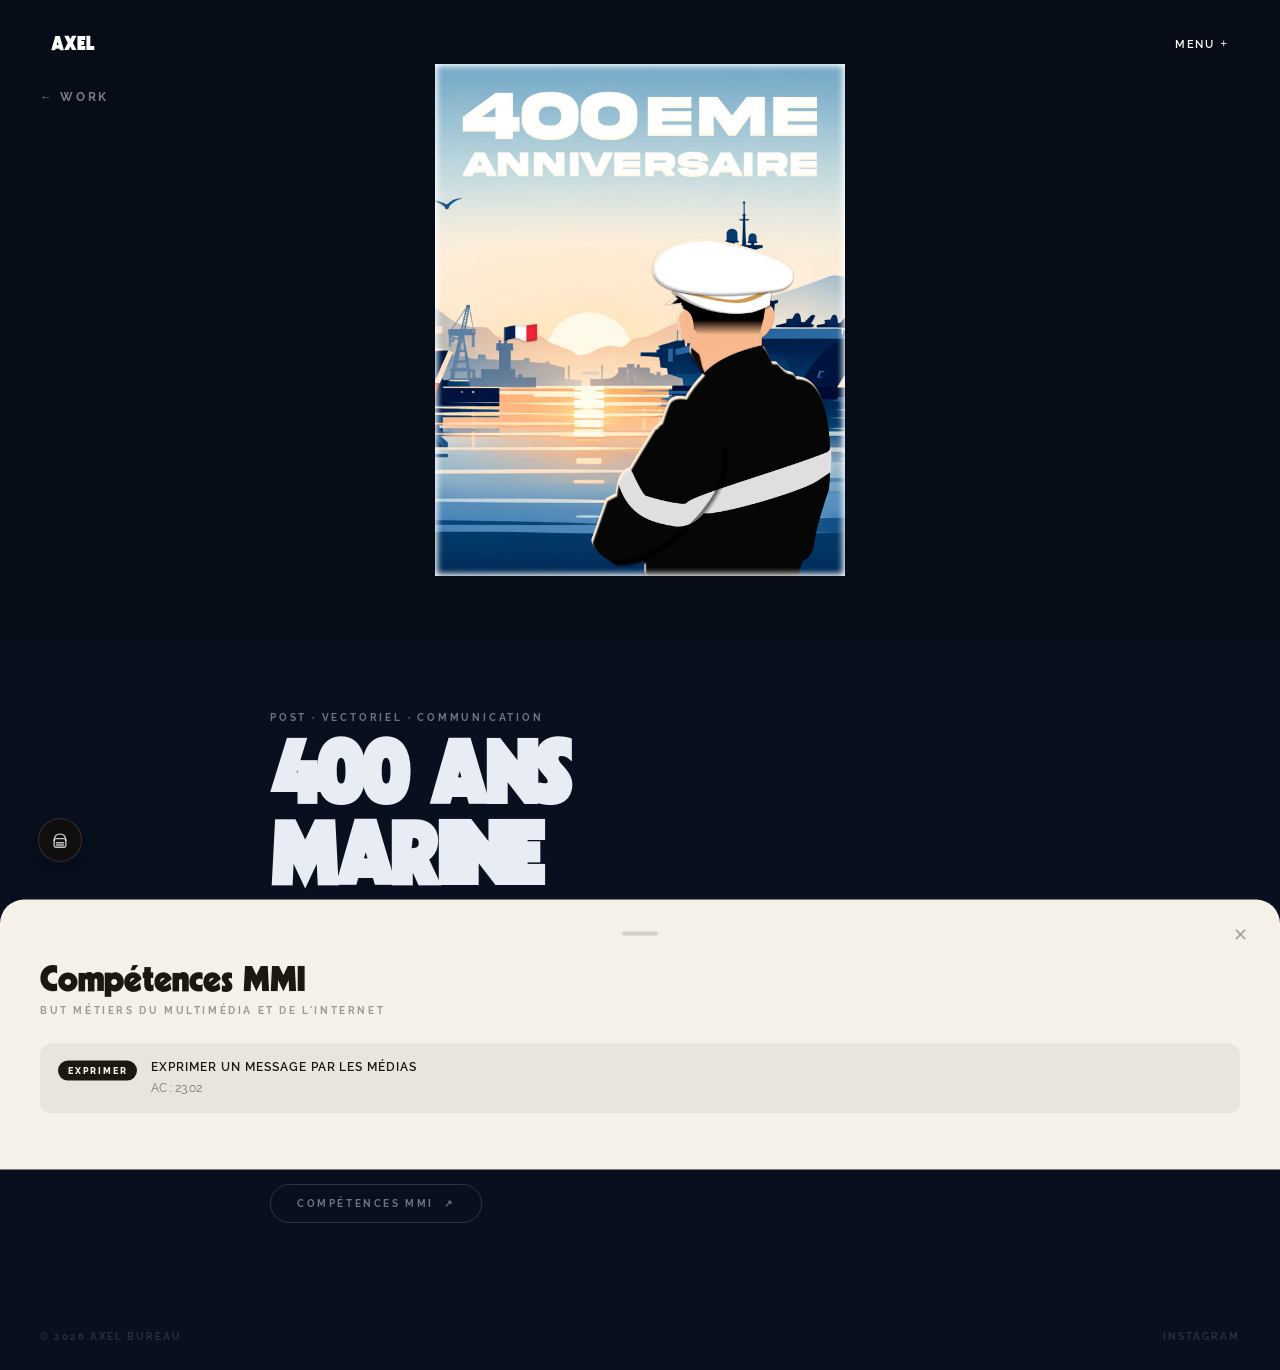
<file: projets/affiche-400-ans.html>
<!DOCTYPE html>
<html lang="fr">
<head>
  <meta charset="UTF-8">
  <meta name="viewport" content="width=device-width, initial-scale=1.0">
  <title>400 Ans Marine — AXEL</title>
  <link rel="stylesheet" href="../style.css">
  <link rel="stylesheet" href="project.css">
  <style>
    body { background: #080F1E; color: #E8EDF5; }
    .proj-hero { background: #060C18; }
    .comp-btn { border-color: rgba(232,237,245,0.35); color: #E8EDF5; }
    .proj-footer { color: rgba(232,237,245,0.35); border-top-color: rgba(232,237,245,0.08); }
  </style>
</head>
<body>

  <nav id="nav">
    <a href="../index.html" class="nav-logo swell">AXEL</a>
    <button class="nav-menu-btn" id="menuOpen">Menu <span class="menu-plus">+</span></button>
  </nav>

  <div class="menu-overlay" id="menuOverlay">
    <div class="menu-overlay-inner">
      <div class="menu-overlay-top">
        <a href="../index.html" class="nav-logo swell" id="menuLogo">AXEL</a>
        <button class="nav-close-btn" id="menuClose">Close <span>×</span></button>
      </div>
      <nav class="menu-links">
        <a href="../index.html"         class="menu-link" data-num="01">HOME</a>
        <a href="../index.html#work"    class="menu-link" data-num="02">WORK</a>
        <a href="../index.html#about"   class="menu-link" data-num="03">ABOUT</a>
        <a href="../index.html#contact" class="menu-link" data-num="04">LET'S TALK</a>
      </nav>
      <div class="menu-footer">
        <a href="mailto:axel.bureau01@gmail.com">axel.bureau01@gmail.com</a>
        <div class="menu-social">
          <a href="https://www.instagram.com/aep.axell/" target="_blank" rel="noopener">Instagram</a>
        </div>
      </div>
    </div>
  </div>

  <a href="../index.html#work" class="proj-back">← WORK</a>

  <!-- Hero image (post format — centered) -->
  <section class="proj-hero proj-hero--image">
    <img src="post%20affiche%20LCV/Post-insta-LCV-anniversaire-marine.png"
         alt="400 ans Marine Nationale" loading="lazy">
  </section>

  <!-- Title + description -->
  <div class="proj-content">
    <p class="proj-eyebrow">Post · Vectoriel · Communication</p>
    <h1 class="proj-h1 swell">400 ANS<br>MARINE</h1>
    <p class="proj-desc">
      Post Instagram commémoratif des 400 ans de la Marine Nationale, réalisé lors d'un stage
      de deux mois à La Chaîne Varoise, chaîne de télévision locale.
      Design vectoriel sobre, composition typographique épurée et traitement
      couleur froid au service d'un registre institutionnel.
    </p>
  </div>

  <!-- COMPÉTENCES -->
  <div class="proj-comp-section">
    <button class="comp-btn" id="compBtn">COMPÉTENCES MMI</button>
  </div>

  <footer class="proj-footer">
    <span>© 2026 Axel Bureau</span>
    <a href="https://www.instagram.com/aep.axell/" target="_blank" rel="noopener">Instagram</a>
  </footer>

  <!-- Modal -->
  <div class="comp-modal-overlay" id="compOverlay"></div>
  <div class="comp-modal" id="compModal">
    <div class="comp-modal-handle"></div>
    <button class="comp-modal-close" id="compClose">✕</button>
    <div class="comp-modal-header">
      <p class="comp-modal-title swell">Compétences MMI</p>
      <p class="comp-modal-sub">BUT Métiers du Multimédia et de l'Internet</p>
    </div>
    <ul class="comp-list">
      <li class="comp-item">
        <span class="comp-item-tag">EXPRIMER</span>
        <div class="comp-item-info">
          <p class="comp-item-name">Exprimer un message par les médias</p>
          <p class="comp-item-ac">AC : 23.02</p>
        </div>
      </li>
    </ul>
  </div>

  <script src="../js/project.js"></script>
  <script src="../js/jukebox.js"></script>
</body>
</html>
</file>
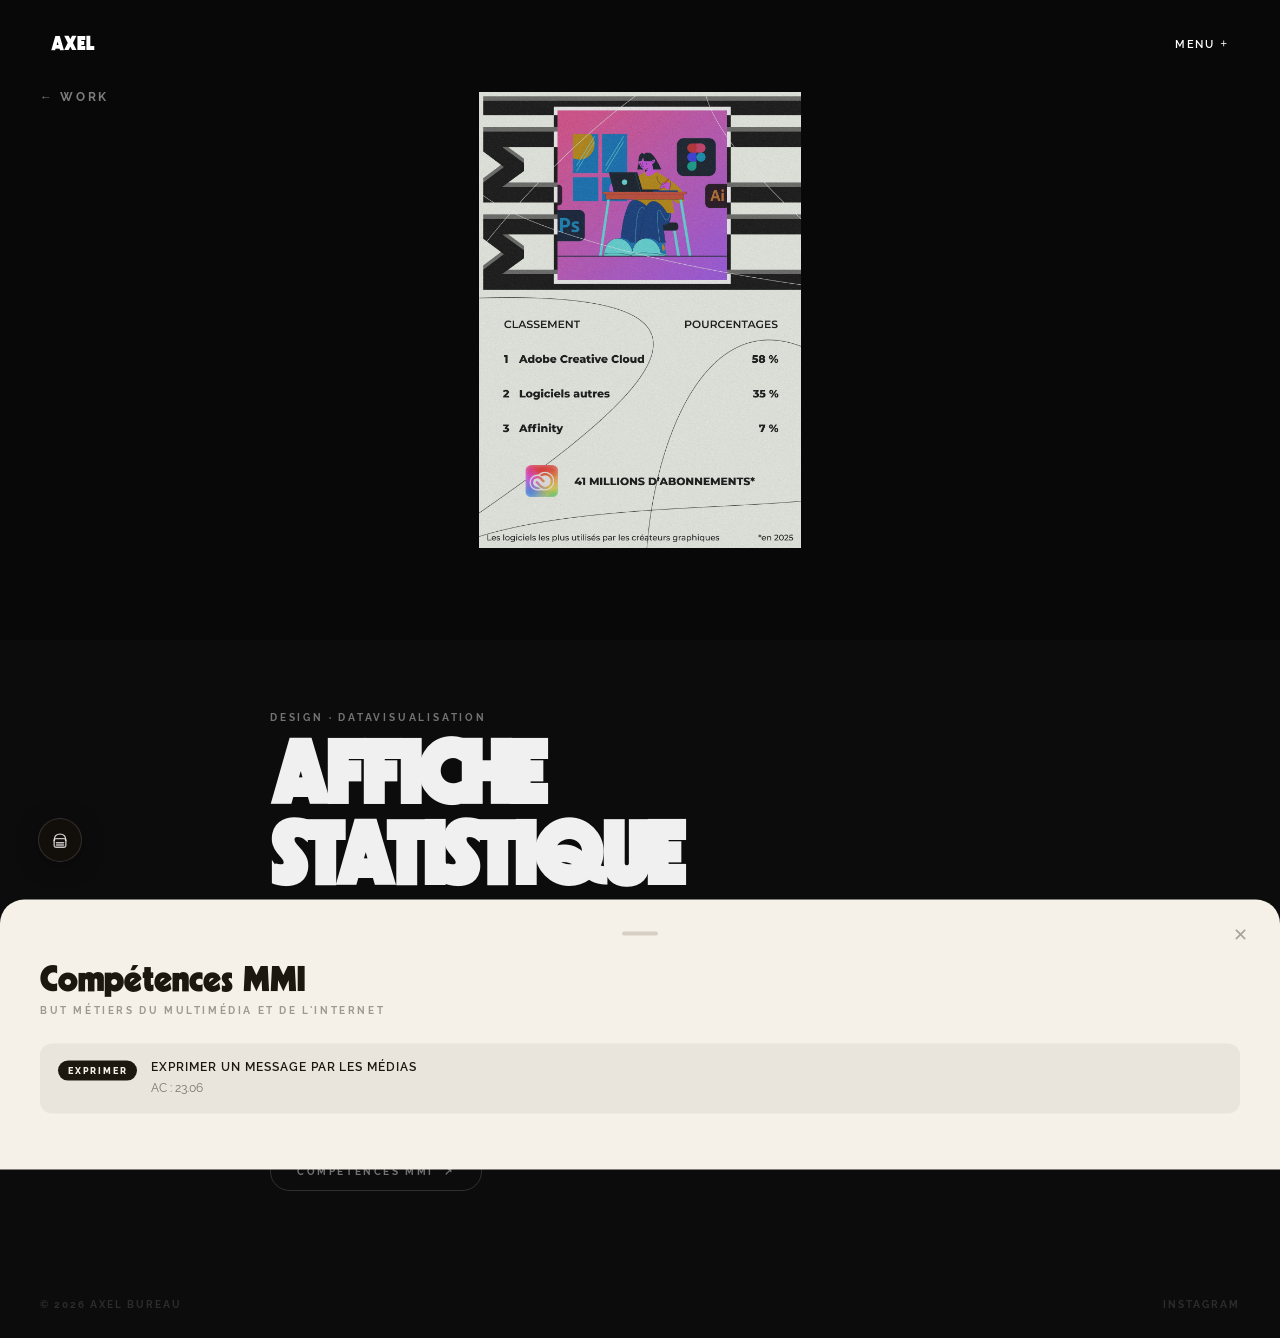
<file: projets/affiche-statistique.html>
<!DOCTYPE html>
<html lang="fr">
<head>
  <meta charset="UTF-8">
  <meta name="viewport" content="width=device-width, initial-scale=1.0">
  <title>Affiche Statistique — AXEL</title>
  <link rel="stylesheet" href="../style.css">
  <link rel="stylesheet" href="project.css">
  <style>
    body { background: #0C0C0C; color: #F0F0F0; }
    .proj-hero { background: #080808; }
    .comp-btn { border-color: rgba(240,240,240,0.35); color: #F0F0F0; }
    .proj-footer { color: rgba(240,240,240,0.35); border-top-color: rgba(240,240,240,0.08); }
    .proj-hero--image img { object-fit: contain; padding: 92px 60px; }
  </style>
</head>
<body>

  <nav id="nav">
    <a href="../index.html" class="nav-logo swell">AXEL</a>
    <button class="nav-menu-btn" id="menuOpen">Menu <span class="menu-plus">+</span></button>
  </nav>

  <div class="menu-overlay" id="menuOverlay">
    <div class="menu-overlay-inner">
      <div class="menu-overlay-top">
        <a href="../index.html" class="nav-logo swell" id="menuLogo">AXEL</a>
        <button class="nav-close-btn" id="menuClose">Close <span>×</span></button>
      </div>
      <nav class="menu-links">
        <a href="../index.html"         class="menu-link" data-num="01">HOME</a>
        <a href="../index.html#work"    class="menu-link" data-num="02">WORK</a>
        <a href="../index.html#about"   class="menu-link" data-num="03">ABOUT</a>
        <a href="../index.html#contact" class="menu-link" data-num="04">LET'S TALK</a>
      </nav>
      <div class="menu-footer">
        <a href="mailto:axel.bureau01@gmail.com">axel.bureau01@gmail.com</a>
        <div class="menu-social">
          <a href="https://www.instagram.com/aep.axell/" target="_blank" rel="noopener">Instagram</a>
        </div>
      </div>
    </div>
  </div>

  <a href="../index.html#work" class="proj-back">← WORK</a>

  <!-- Hero image -->
  <section class="proj-hero proj-hero--image">
    <img src="affiche%20statistiques/Affiche-datavisualiation-adobe.png"
         alt="Affiche Statistique" loading="lazy">
  </section>

  <!-- Title + description -->
  <div class="proj-content">
    <p class="proj-eyebrow">Design · Datavisualisation</p>
    <h1 class="proj-h1 swell">AFFICHE<br>STATISTIQUE</h1>
    <p class="proj-desc">
      Affiche de data-visualisation réalisée sur Figma.
      Si la composition joue sur une palette quasi-monochrome, des images incrustées
      viennent y injecter couleur et contexte — hiérarchie visuelle stricte
      et typographie contrastée au service de la donnée.
    </p>
  </div>

  <!-- COMPÉTENCES -->
  <div class="proj-comp-section">
    <button class="comp-btn" id="compBtn">COMPÉTENCES MMI</button>
  </div>

  <footer class="proj-footer">
    <span>© 2026 Axel Bureau</span>
    <a href="https://www.instagram.com/aep.axell/" target="_blank" rel="noopener">Instagram</a>
  </footer>

  <!-- Modal -->
  <div class="comp-modal-overlay" id="compOverlay"></div>
  <div class="comp-modal" id="compModal">
    <div class="comp-modal-handle"></div>
    <button class="comp-modal-close" id="compClose">✕</button>
    <div class="comp-modal-header">
      <p class="comp-modal-title swell">Compétences MMI</p>
      <p class="comp-modal-sub">BUT Métiers du Multimédia et de l'Internet</p>
    </div>
    <ul class="comp-list">
      <li class="comp-item">
        <span class="comp-item-tag">EXPRIMER</span>
        <div class="comp-item-info">
          <p class="comp-item-name">Exprimer un message par les médias</p>
          <p class="comp-item-ac">AC : 23.06</p>
        </div>
      </li>
    </ul>
  </div>

  <script src="../js/project.js"></script>
  <script src="../js/jukebox.js"></script>
</body>
</html>
</file>
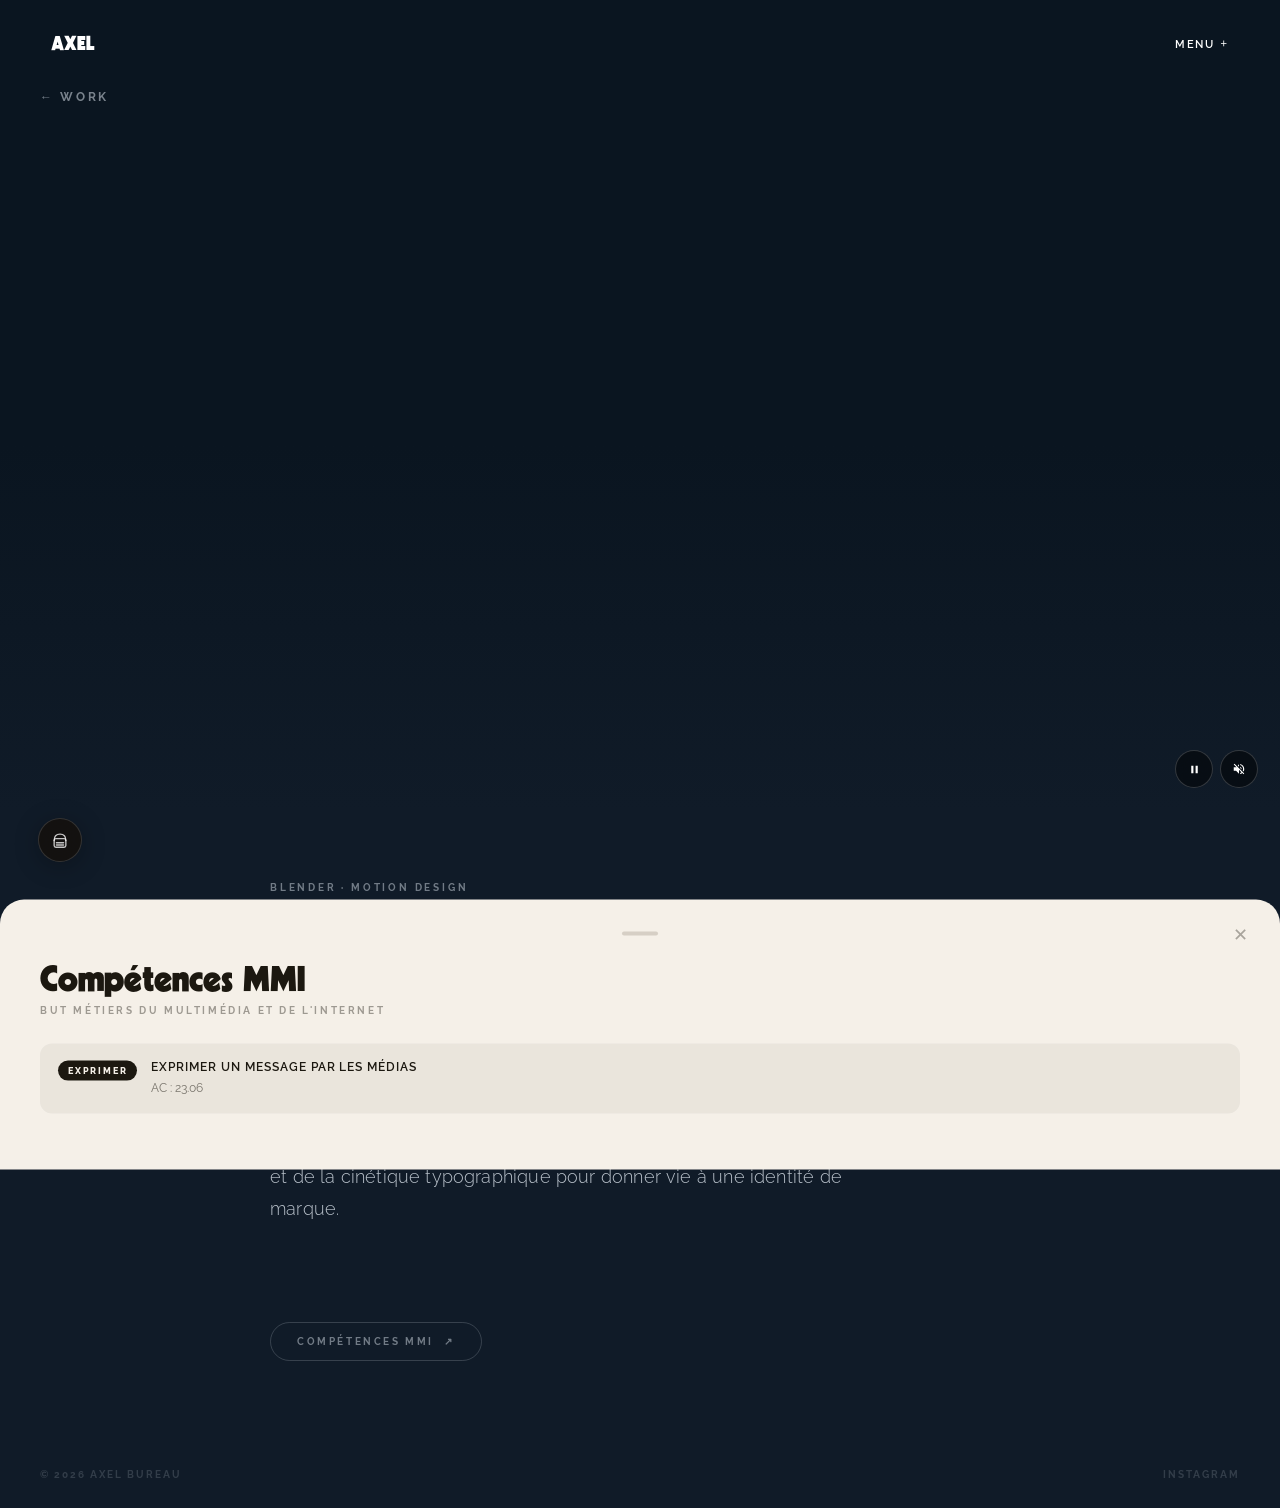
<file: projets/animation-logo-3d.html>
<!DOCTYPE html>
<html lang="fr">
<head>
  <meta charset="UTF-8">
  <meta name="viewport" content="width=device-width, initial-scale=1.0">
  <title>Animation Logo 3D — AXEL</title>
  <link rel="stylesheet" href="../style.css">
  <link rel="stylesheet" href="project.css">
  <style>
    body { background: #101B28; color: #E8F0F8; }
    .proj-hero { background: #0A1520; }
    .comp-btn { border-color: rgba(232,240,248,0.4); color: #E8F0F8; }
    .proj-footer { color: rgba(232,240,248,0.4); border-top-color: rgba(232,240,248,0.08); }
  </style>
</head>
<body>

  <nav id="nav">
    <a href="../index.html" class="nav-logo swell">AXEL</a>
    <button class="nav-menu-btn" id="menuOpen">Menu <span class="menu-plus">+</span></button>
  </nav>

  <div class="menu-overlay" id="menuOverlay">
    <div class="menu-overlay-inner">
      <div class="menu-overlay-top">
        <a href="../index.html" class="nav-logo swell" id="menuLogo">AXEL</a>
        <button class="nav-close-btn" id="menuClose">Close <span>×</span></button>
      </div>
      <nav class="menu-links">
        <a href="../index.html"         class="menu-link" data-num="01">HOME</a>
        <a href="../index.html#work"    class="menu-link" data-num="02">WORK</a>
        <a href="../index.html#about"   class="menu-link" data-num="03">ABOUT</a>
        <a href="../index.html#contact" class="menu-link" data-num="04">LET'S TALK</a>
      </nav>
      <div class="menu-footer">
        <a href="mailto:axel.bureau01@gmail.com">axel.bureau01@gmail.com</a>
        <div class="menu-social">
          <a href="https://www.instagram.com/aep.axell/" target="_blank" rel="noopener">Instagram</a>
        </div>
      </div>
    </div>
  </div>

  <a href="../index.html#work" class="proj-back">← WORK</a>

  <!-- Hero video -->
  <section class="proj-hero">
    <video src="animation%20logo%203D/blender-logo-3d.mp4"
           autoplay loop muted playsinline></video>
    <div class="proj-hero-overlay"
         style="background: linear-gradient(to bottom, transparent 55%, #101B28);"></div>
  </section>

  <!-- Title + description -->
  <div class="proj-content">
    <p class="proj-eyebrow">Blender · Motion Design</p>
    <h1 class="proj-h1 swell">ANIMATION<br>LOGO 3D</h1>
    <p class="proj-desc">
      Animation d'un logotype en trois dimensions réalisée sous Blender.
      Exploration de la lumière volumétrique, des matériaux procéduraux
      et de la cinétique typographique pour donner vie à une identité de marque.
    </p>
  </div>

  <!-- COMPÉTENCES -->
  <div class="proj-comp-section">
    <button class="comp-btn" id="compBtn">COMPÉTENCES MMI</button>
  </div>

  <footer class="proj-footer">
    <span>© 2026 Axel Bureau</span>
    <a href="https://www.instagram.com/aep.axell/" target="_blank" rel="noopener">Instagram</a>
  </footer>

  <!-- Modal -->
  <div class="comp-modal-overlay" id="compOverlay"></div>
  <div class="comp-modal" id="compModal">
    <div class="comp-modal-handle"></div>
    <button class="comp-modal-close" id="compClose">✕</button>
    <div class="comp-modal-header">
      <p class="comp-modal-title swell">Compétences MMI</p>
      <p class="comp-modal-sub">BUT Métiers du Multimédia et de l'Internet</p>
    </div>
    <ul class="comp-list">
      <li class="comp-item">
        <span class="comp-item-tag">EXPRIMER</span>
        <div class="comp-item-info">
          <p class="comp-item-name">Exprimer un message par les médias</p>
          <p class="comp-item-ac">AC : 23.06</p>
        </div>
      </li>
    </ul>
  </div>

  <script src="../js/project.js"></script>
  <script src="../js/jukebox.js"></script>
</body>
</html>
</file>
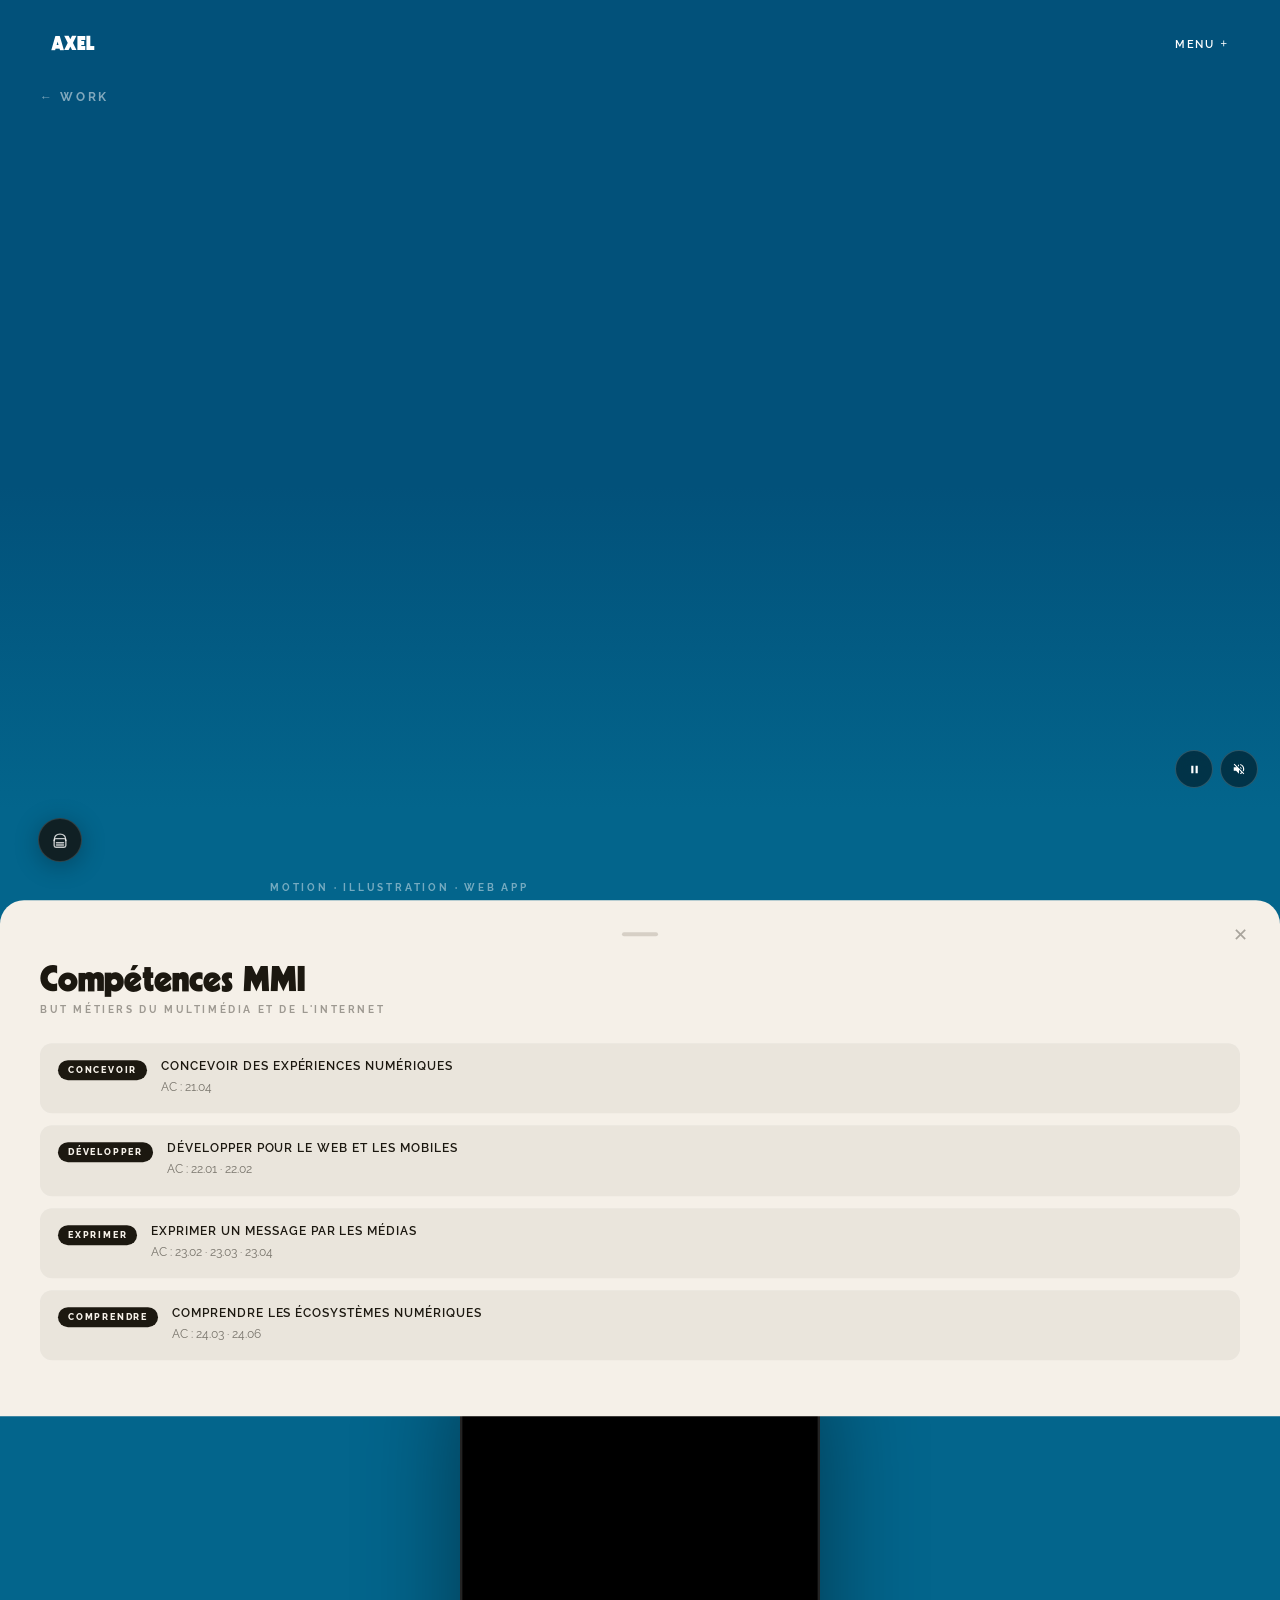
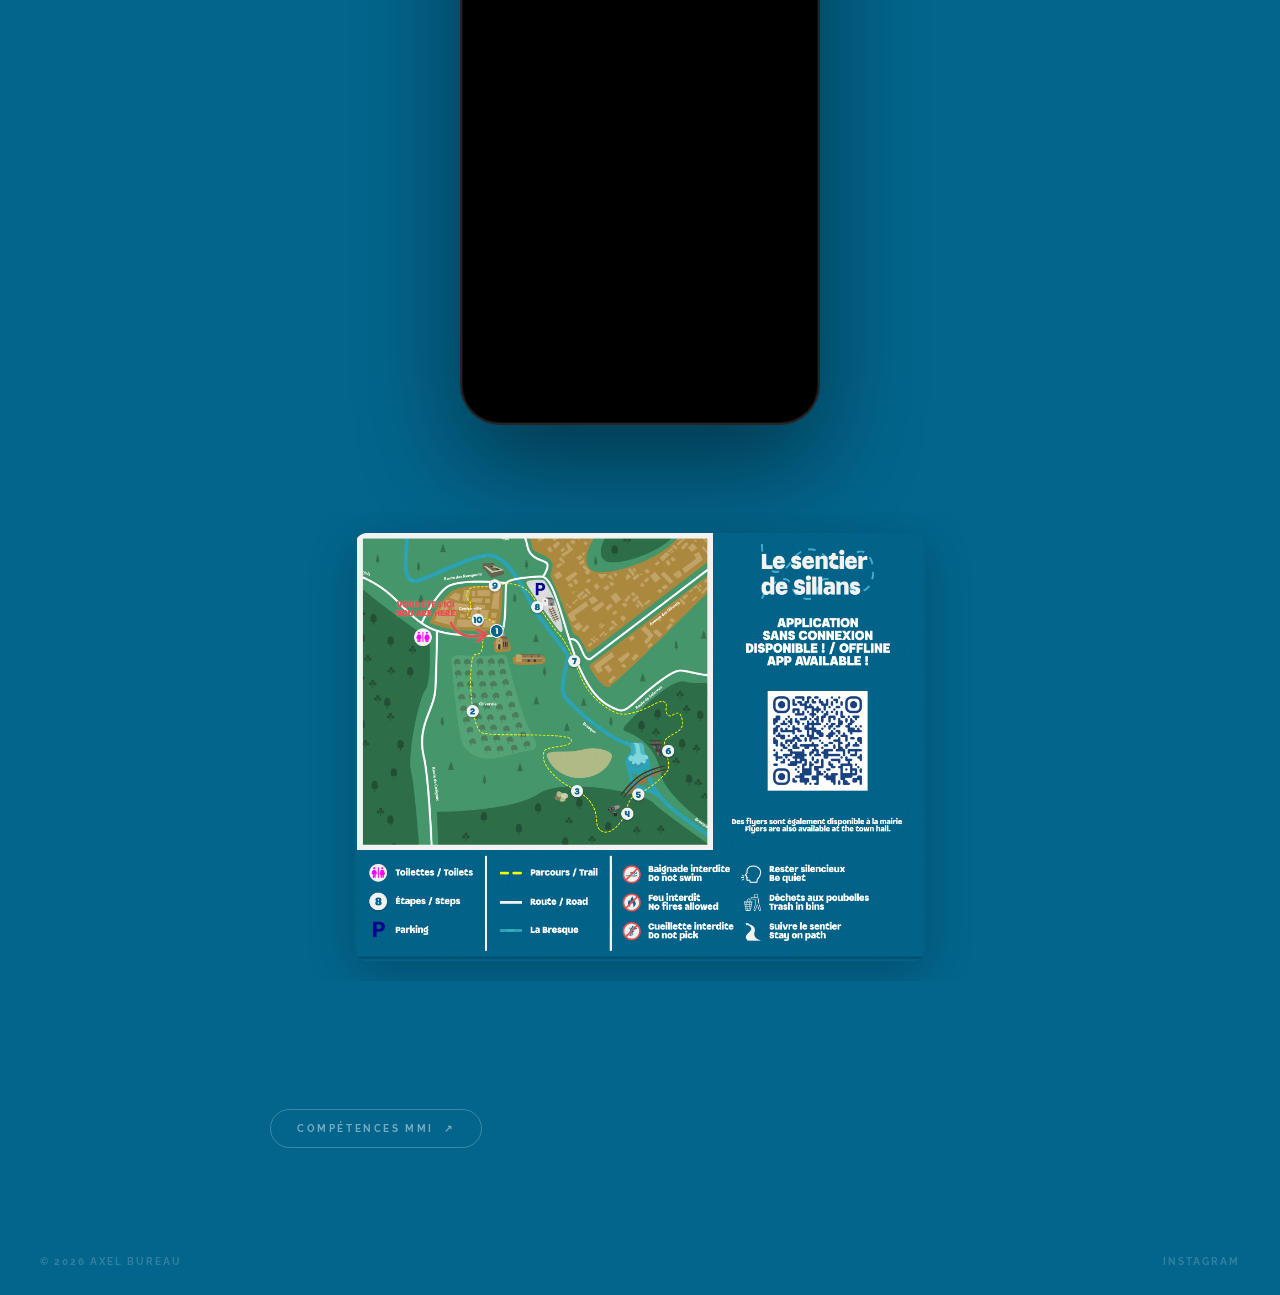
<file: projets/sillans-cascade.html>
<!DOCTYPE html>
<html lang="fr">
<head>
  <meta charset="UTF-8">
  <meta name="viewport" content="width=device-width, initial-scale=1.0">
  <title>Sillans la Cascade — AXEL</title>
  <link rel="stylesheet" href="../style.css">
  <link rel="stylesheet" href="project.css">
  <style>
    body { background: #03658C; color: #fff; }
    .proj-hero { background: #02517A; }
    .proj-panels-section { background: #024D74; }
    .comp-btn { border-color: rgba(255,255,255,0.5); color: #fff; }
    .proj-footer { color: rgba(255,255,255,0.45); border-top-color: rgba(255,255,255,0.1); }
  </style>
</head>
<body>

  <nav id="nav">
    <a href="../index.html" class="nav-logo swell">AXEL</a>
    <button class="nav-menu-btn" id="menuOpen">Menu <span class="menu-plus">+</span></button>
  </nav>

  <div class="menu-overlay" id="menuOverlay">
    <div class="menu-overlay-inner">
      <div class="menu-overlay-top">
        <a href="../index.html" class="nav-logo swell" id="menuLogo">AXEL</a>
        <button class="nav-close-btn" id="menuClose">Close <span>×</span></button>
      </div>
      <nav class="menu-links">
        <a href="../index.html"         class="menu-link" data-num="01">HOME</a>
        <a href="../index.html#work"    class="menu-link" data-num="02">WORK</a>
        <a href="../index.html#about"   class="menu-link" data-num="03">ABOUT</a>
        <a href="../index.html#contact" class="menu-link" data-num="04">LET'S TALK</a>
      </nav>
      <div class="menu-footer">
        <a href="mailto:axel.bureau01@gmail.com">axel.bureau01@gmail.com</a>
        <div class="menu-social">
          <a href="https://www.instagram.com/aep.axell/" target="_blank" rel="noopener">Instagram</a>
        </div>
      </div>
    </div>
  </div>

  <a href="../index.html#work" class="proj-back">← WORK</a>

  <!-- Hero video -->
  <section class="proj-hero">
    <video src="sillans%20la%20cascade/animation%20logo%20sillans%20la%20cascade.mp4"
           autoplay loop muted playsinline></video>
    <div class="proj-hero-overlay"
         style="background: linear-gradient(to bottom, transparent 60%, #03658C);"></div>
  </section>

  <!-- Title + description -->
  <div class="proj-content">
    <p class="proj-eyebrow">Motion · Illustration · Web App</p>
    <h1 class="proj-h1 swell">SILLANS<br>LA CASCADE</h1>
    <p class="proj-desc">
      Identité visuelle et motion design pour le sentier touristique de Sillans-la-Cascade,
      en Provence. Le projet comprend une animation de logo, une mise en page responsive
      et des panneaux de signalétique illustrés conçus pour guider les visiteurs sur le site.
    </p>
  </div>

  <hr class="proj-rule">

  <!-- Phone mockup — iframe -->
  <div class="proj-phone-section">
    <div class="proj-phone">
      <iframe src="https://gabinstf.github.io/le-sentier-de-sillans/"
              title="Le sentier de Sillans-la-Cascade"
              loading="lazy"
              sandbox="allow-scripts allow-same-origin allow-forms"></iframe>
    </div>
  </div>

  <!-- Panels 3D carousel -->
  <div class="proj-panels-carousel"></div>

  <!-- COMPÉTENCES -->
  <div class="proj-comp-section">
    <button class="comp-btn" id="compBtn">COMPÉTENCES MMI</button>
  </div>

  <footer class="proj-footer">
    <span>© 2026 Axel Bureau</span>
    <a href="https://www.instagram.com/aep.axell/" target="_blank" rel="noopener">Instagram</a>
  </footer>

  <!-- Modal -->
  <div class="comp-modal-overlay" id="compOverlay"></div>
  <div class="comp-modal" id="compModal">
    <div class="comp-modal-handle"></div>
    <button class="comp-modal-close" id="compClose">✕</button>
    <div class="comp-modal-header">
      <p class="comp-modal-title swell">Compétences MMI</p>
      <p class="comp-modal-sub">BUT Métiers du Multimédia et de l'Internet</p>
    </div>
    <ul class="comp-list">
      <li class="comp-item">
        <span class="comp-item-tag">CONCEVOIR</span>
        <div class="comp-item-info">
          <p class="comp-item-name">Concevoir des expériences numériques</p>
          <p class="comp-item-ac">AC : 21.04</p>
        </div>
      </li>
      <li class="comp-item">
        <span class="comp-item-tag">DÉVELOPPER</span>
        <div class="comp-item-info">
          <p class="comp-item-name">Développer pour le web et les mobiles</p>
          <p class="comp-item-ac">AC : 22.01 · 22.02</p>
        </div>
      </li>
      <li class="comp-item">
        <span class="comp-item-tag">EXPRIMER</span>
        <div class="comp-item-info">
          <p class="comp-item-name">Exprimer un message par les médias</p>
          <p class="comp-item-ac">AC : 23.02 · 23.03 · 23.04</p>
        </div>
      </li>
      <li class="comp-item">
        <span class="comp-item-tag">COMPRENDRE</span>
        <div class="comp-item-info">
          <p class="comp-item-name">Comprendre les écosystèmes numériques</p>
          <p class="comp-item-ac">AC : 24.03 · 24.06</p>
        </div>
      </li>
    </ul>
  </div>

  <script src="../js/project.js"></script>
  <script src="../js/jukebox.js"></script>
  <script>
  (function panelCarousel() {
    const IMGS = [
      { src: 'sillans%20la%20cascade/panneau%20arivee%20depart.png',   alt: 'Arrivée / départ' },
      { src: 'sillans%20la%20cascade/panneau%20eglise%201.png',         alt: 'Église — v1' },
      { src: 'sillans%20la%20cascade/panneau%20eglise%202.png',         alt: 'Église — v2' },
      { src: 'sillans%20la%20cascade/panneau%20huppe%20fasciee.png',    alt: 'Huppe fasciée' },
      { src: 'sillans%20la%20cascade/panneau%20orphys%20miroir.png',    alt: 'Orphys miroir' },
    ];
    const N = IMGS.length;
    let idx = 0, isDrag = false, startX = 0, dragDist = 0;

    const el = document.querySelector('.proj-panels-carousel');
    if (!el) return;

    // Build track + slides
    const track = document.createElement('div');
    track.className = 'pcar-track';
    IMGS.forEach(({ src, alt }) => {
      const slide = document.createElement('div');
      slide.className = 'pcar-slide';
      const img = document.createElement('img');
      img.src = src; img.alt = alt; img.loading = 'lazy'; img.draggable = false;
      slide.appendChild(img);
      track.appendChild(slide);
    });
    el.appendChild(track);

    function goTo(i) {
      idx = ((i % N) + N) % N;
      track.style.transform = `translateX(${-idx * 100}%)`;
    }

    // Pointer events — unified click + drag
    el.addEventListener('pointerdown', e => {
      isDrag = true; startX = e.clientX; dragDist = 0;
      el.setPointerCapture(e.pointerId);
    });
    el.addEventListener('pointermove', e => {
      if (!isDrag) return;
      dragDist = Math.abs(e.clientX - startX);
    });
    el.addEventListener('pointerup', e => {
      if (!isDrag) return;
      isDrag = false;
      const delta = e.clientX - startX;
      if (dragDist > 40) {
        // drag gesture
        goTo(delta < 0 ? idx + 1 : idx - 1);
      } else {
        // click: left half = prev, right half = next
        const mid = el.getBoundingClientRect().left + el.offsetWidth / 2;
        goTo(e.clientX < mid ? idx - 1 : idx + 1);
      }
    });
    el.addEventListener('pointercancel', () => { isDrag = false; });
  })();
  </script>
</body>
</html>
</file>
<file: style.css>
/* =====================================================
   VARIABLES & FONTS
===================================================== */
:root {
  --cream:    #F5F0E8;
  --blush:    #EEC5CF;
  --wisteria: #C8BDEA;
  --sage:     #B4DCC5;
  --powder:   #B4CEEC;
  --apricot:  #F0CAAC;
  --dark:     #1C1810;
  --stone:    #7A6C5E;
  --light:    #B8AAA0;

  --font-d: 'SWELL', sans-serif;
  --font-b: 'Raleway', sans-serif;
  --ease:   cubic-bezier(0.16, 1, 0.3, 1);
}

@font-face {
  font-family: 'SWELL';
  src: url('swell font/swell-regular.otf') format('opentype');
  font-weight: normal; font-display: swap;
}
@font-face {
  font-family: 'Raleway';
  src: url('Outfit,Raleway/Raleway/Raleway-VariableFont_wght.ttf') format('truetype');
  font-weight: 100 900; font-display: swap;
}
@font-face {
  font-family: 'Raleway';
  src: url('Outfit,Raleway/Raleway/Raleway-Italic-VariableFont_wght.ttf') format('truetype');
  font-weight: 100 900; font-style: italic; font-display: swap;
}

/* =====================================================
   RESET
===================================================== */
*, *::before, *::after { box-sizing: border-box; margin: 0; padding: 0; }
html {
  scroll-behavior: smooth;
  background: #1C1810; /* overscroll bounce shows dark, not cream */
}
@keyframes page-enter {
  from { opacity: 0; }
  to   { opacity: 1; }
}
body {
  font-family: var(--font-b);
  background: var(--cream);
  color: var(--dark);
  overflow-x: hidden;
  -webkit-font-smoothing: antialiased;
  animation: page-enter 0.4s ease both;
}
body.shell-body { animation: none; }
a { text-decoration: none; color: inherit; }
button { border: none; background: none; cursor: pointer; font-family: inherit; color: inherit; }
video, img, iframe { display: block; max-width: 100%; }
.swell { font-family: var(--font-d); }
.swell--out { -webkit-text-stroke: 2px currentColor; color: transparent; }

/* =====================================================
   THREE.JS CANVAS — fixed full-page decoration layer
   z:50 so objects float above all sections (no pointer events)
===================================================== */
#sceneCanvas {
  position: fixed;
  inset: 0;
  z-index: 50;
  pointer-events: none;
  width: 100%;
  height: 100%;
}

/* =====================================================
   NAV
===================================================== */
#nav {
  position: fixed;
  top: 0; left: 0; right: 0;
  z-index: 600;
  display: flex;
  align-items: center;
  justify-content: space-between;
  padding: clamp(22px, 2.5vw, 40px) clamp(24px, 4vw, 72px);
  pointer-events: none;
}

.nav-logo {
  font-family: var(--font-d);
  font-size: clamp(18px, 1.6vw, 32px);
  letter-spacing: -0.01em;
  color: #fff;
  pointer-events: all;
  mix-blend-mode: difference;
  transition: opacity 0.2s;
}
.nav-logo:hover { opacity: 0.7; }

.nav-menu-btn {
  font-family: var(--font-b);
  font-size: clamp(11px, 0.85vw, 16px);
  font-weight: 600;
  letter-spacing: 0.14em;
  text-transform: uppercase;
  color: #fff;
  pointer-events: all;
  mix-blend-mode: difference;
  display: flex;
  align-items: center;
  gap: 6px;
  transition: opacity 0.2s;
}
.nav-menu-btn:hover { opacity: 0.7; }
.menu-plus {
  font-size: 18px;
  line-height: 1;
  font-weight: 300;
  transition: transform 0.3s var(--ease);
  display: inline-block;
}
.nav-menu-btn:hover .menu-plus { transform: rotate(45deg); }

/* =====================================================
   MENU OVERLAY
===================================================== */
.menu-overlay {
  position: fixed;
  inset: 0;
  z-index: 700;
  background: var(--blush);
  display: flex;
  flex-direction: column;
  padding: clamp(22px, 2.5vw, 40px) clamp(24px, 4vw, 72px) clamp(32px, 3.5vw, 56px);
  transform: translateX(100%);
  transition: transform 0.7s var(--ease);
  overflow: hidden;
}
.menu-overlay.open { transform: translateX(0); }

.menu-overlay-top {
  display: flex;
  align-items: center;
  justify-content: space-between;
  margin-bottom: auto;
}

#menuLogo {
  font-family: var(--font-d);
  font-size: 22px;
  color: var(--dark);
  mix-blend-mode: normal;
}

.nav-close-btn {
  font-size: 12px;
  font-weight: 600;
  letter-spacing: 0.14em;
  text-transform: uppercase;
  color: var(--dark);
  display: flex;
  align-items: center;
  gap: 6px;
  transition: opacity 0.2s;
}
.nav-close-btn:hover { opacity: 0.5; }
.nav-close-btn span { font-size: 20px; font-weight: 300; }

.menu-links {
  display: flex;
  flex-direction: column;
  gap: 0;
  margin: 40px 0;
}

.menu-link {
  font-family: var(--font-d);
  font-size: clamp(44px, min(8vw, 13vh), 140px);
  line-height: 0.95;
  color: var(--dark);
  display: flex;
  align-items: center;
  justify-content: space-between;
  border-top: 1px solid rgba(30,24,16,0.12);
  padding: 12px 0;
  transition: opacity 0.2s, letter-spacing 0.3s var(--ease);
  position: relative;
  overflow: hidden;
}
.menu-link:last-child { border-bottom: 1px solid rgba(30,24,16,0.12); }
.menu-link::before {
  content: attr(data-num);
  font-family: var(--font-b);
  font-size: 11px;
  font-weight: 600;
  letter-spacing: 0.2em;
  color: var(--stone);
  position: absolute;
  top: 18px;
  left: 0;
}
.menu-link:hover { letter-spacing: 0.03em; }
.menu-link:hover::after {
  content: '↗';
  font-family: var(--font-b);
  font-size: 32px;
  font-weight: 300;
}

.menu-footer {
  display: flex;
  align-items: flex-end;
  justify-content: space-between;
  font-size: 12px;
  font-weight: 500;
  letter-spacing: 0.08em;
  color: var(--stone);
}
.menu-footer a { transition: color 0.2s; }
.menu-footer a:hover { color: var(--dark); }
.menu-social { display: flex; gap: 24px; }

/* =====================================================
   HERO
===================================================== */
#hero {
  position: relative;
  width: 100%;
  height: 100vh;
  min-height: 560px;
  overflow: hidden;
  z-index: 1;
  display: flex;
  flex-direction: column;
  align-items: center;
  justify-content: flex-end;
  padding-bottom: 52px;
}

.hero-video-wrap {
  position: absolute;
  inset: 0;
  z-index: 0;
}
.hero-video-wrap video {
  width: 100%; height: 100%;
  object-fit: cover;
  transition: opacity 0.5s;
}
.hero-overlay {
  position: absolute;
  inset: 0;
  /* Very light darkening — shows video clearly */
  background: linear-gradient(
    to bottom,
    rgba(0,0,0,0.08) 0%,
    rgba(0,0,0,0.04) 50%,
    rgba(0,0,0,0.30) 100%
  );
}

/* Variant button */
.variant-btn {
  position: absolute;
  bottom: clamp(40px, 5vw, 72px);
  right: clamp(24px, 4vw, 72px);
  z-index: 2;
  display: flex;
  align-items: center;
  gap: 8px;
  font-family: var(--font-b);
  font-size: 10px;
  font-weight: 700;
  letter-spacing: 0.24em;
  text-transform: uppercase;
  color: rgba(255,255,255,0.55);
  background: none;
  padding: 0;
  transition: color 0.2s, text-shadow 0.3s;
}
.variant-btn:hover { color: rgba(255,255,255,0.9); }
/* Highlighted state — first load, random video active */
.variant-btn.highlighted {
  color: rgba(255,255,255,0.95);
  text-shadow: 0 0 12px rgba(255,255,255,0.6), 0 0 30px rgba(255,255,255,0.3);
  animation: pulse-btn 2s ease-in-out infinite;
}
@keyframes pulse-btn {
  0%, 100% { opacity: 1; }
  50%       { opacity: 0.65; }
}
.variant-dot {
  width: 6px; height: 6px;
  border-radius: 50%;
  background: currentColor;
  flex-shrink: 0;
  transition: box-shadow 0.3s;
}
.variant-btn.highlighted .variant-dot {
  box-shadow: 0 0 8px 2px rgba(255,255,255,0.8);
}

/* Hero bottom CTA */
.hero-scroll-cta {
  position: relative;
  z-index: 2;
  display: inline-flex;
  align-items: center;
  gap: 12px;
  font-family: var(--font-b);
  font-size: clamp(20px, 3vw, 52px);
  font-weight: 300;
  letter-spacing: 0.1em;
  color: rgba(255,255,255,0.85);
  transition: color 0.2s, gap 0.3s var(--ease);
}
.hero-scroll-cta:hover {
  color: #fff;
  gap: 20px;
}
.hero-scroll-cta svg {
  width: clamp(20px, 2.5vw, 28px);
  height: clamp(20px, 2.5vw, 28px);
  flex-shrink: 0;
}

/* =====================================================
   SHARED SECTION ELEMENTS
===================================================== */
.section-tag {
  display: inline-block;
  font-size: 10px;
  font-weight: 700;
  letter-spacing: 0.28em;
  text-transform: uppercase;
  color: var(--stone);
  margin-bottom: 20px;
}

/* Big section label — same visual weight as WORK */
.section-header {
  position: absolute;
  top: 36px;
  left: 0; right: 0;
  padding: 0 clamp(24px, 4vw, 72px);
  z-index: 2;
  pointer-events: none;
}
.section-big-label {
  font-family: var(--font-d);
  font-size: clamp(52px, 9vw, 172px);
  letter-spacing: -0.02em;
  line-height: 0.88;
}
#about .section-big-label {
  color: var(--dark);
  opacity: 0.88;
  text-shadow:
    2px 2px 0 rgba(30,24,16,0.10),
    4px 4px 0 rgba(30,24,16,0.06),
    6px 6px 12px rgba(30,24,16,0.10);
}
#contact .section-big-label {
  color: var(--dark);
  opacity: 0.82;
  text-shadow:
    2px 2px 0 rgba(30,24,16,0.10),
    4px 4px 0 rgba(30,24,16,0.06),
    6px 6px 12px rgba(30,24,16,0.10);
}
.about-name {
  text-shadow:
    3px 3px 0 rgba(30,24,16,0.08),
    6px 6px 0 rgba(30,24,16,0.05),
    8px 8px 16px rgba(30,24,16,0.10);
}

/* =====================================================
   WORK — sticky scroll carousel
===================================================== */
.work-scroll-container {
  position: relative;
  /* height set by JS: (N+1) * 100vh */
  z-index: 1;
}

#work {
  position: sticky;
  top: 0;
  height: 100vh;
  display: flex;
  flex-direction: column;
  align-items: center;
  justify-content: center;
  overflow: clip;
  background: #0A0000;
}

.work-header {
  position: absolute;
  top: 36px;
  left: 0;
  right: 0;
  padding: 0 clamp(24px, 4vw, 72px);
  z-index: 2;
  display: flex;
  align-items: flex-start;
  justify-content: space-between;
  pointer-events: none;
}

.work-label {
  font-family: var(--font-d);
  font-size: clamp(52px, 9vw, 172px);
  letter-spacing: -0.02em;
  color: rgba(255,255,255,0.92);
  line-height: 0.88;
  text-shadow: 0 4px 40px rgba(0,0,0,0.12);
}

.work-count {
  font-family: var(--font-b);
  font-size: 11px;
  font-weight: 700;
  letter-spacing: 0.22em;
  text-transform: uppercase;
  color: rgba(255,255,255,0.45);
  margin-top: 8px;
}

/* ── Carousel ── */
.carousel-wrap {
  width: 100%;
  display: flex;
  align-items: center;
  justify-content: center;
  cursor: grab;
  user-select: none;
}
.carousel-wrap.dragging { cursor: grabbing; }

.carousel-perspective {
  perspective: 1800px;
  perspective-origin: 50% 50%;
  width: 100%;
  height: 50vw;
  max-height: 65vh;
  display: flex;
  align-items: center;
  justify-content: center;
  overflow: visible;
}

.carousel-track {
  position: relative;
  width: 0;
  height: 0;
  transform-style: preserve-3d;
  /* No CSS transition: scroll drives rotation directly */
}

.card-item {
  position: absolute;
  transform-style: preserve-3d;
  transform-origin: center center;
  /* Size from JS */
}
.card-item.active { cursor: pointer; }

.card-inner {
  position: relative;
  width: 100%;
  height: 100%;
  border-radius: 20px;
  overflow: clip;
  background: #000;
  box-shadow: 0 24px 80px rgba(0,0,0,0.25);
}
.card-inner video,
.card-inner img {
  position: absolute;
  inset: 0;
  width: 100%;
  height: 100%;
  object-fit: cover;
  border-radius: 20px;
  -webkit-user-drag: none;
  pointer-events: none;
}
.card-inner--iframe {
  background: #0a0a0a;
}
.card-inner--iframe iframe {
  position: absolute;
  inset: 0;
  width: 100%;
  height: 100%;
  border: none;
}

.card-shadow {
  position: absolute;
  bottom: -40px;
  left: 10%;
  right: 10%;
  height: 50px;
  background: radial-gradient(ellipse, rgba(0,0,0,0.35), transparent 70%);
  border-radius: 50%;
  filter: blur(8px);
  transform: translateZ(-1px);
  transition: opacity 0.4s;
  opacity: 0;
}

/* ── Project title display ── */
.project-title-wrap {
  position: absolute;
  bottom: 96px;
  left: 0; right: 0;
  text-align: center;
  pointer-events: none;
  z-index: 2;
}

.project-title {
  font-family: var(--font-d);
  font-size: clamp(36px, 6vw, 80px);
  line-height: 0.9;
  letter-spacing: -0.02em;
  color: rgba(255,255,255,0.95);
  text-shadow: 0 2px 20px rgba(0,0,0,0.15);
  /* opacity + transform pilotés par JS selon le scroll — pas de transition CSS */
}

.project-type {
  font-size: 10px;
  font-weight: 600;
  letter-spacing: 0.28em;
  text-transform: uppercase;
  color: rgba(255,255,255,0.5);
  margin-top: 10px;
  /* opacity pilotée par JS */
}

/* ── Carousel nav ── */
.carousel-nav {
  position: absolute;
  bottom: 40px;
  left: 0; right: 0;
  display: flex;
  align-items: center;
  justify-content: center;
  gap: 40px;
  z-index: 2;
}

.carousel-nav-btn {
  font-family: var(--font-b);
  font-size: 11px;
  font-weight: 700;
  letter-spacing: 0.22em;
  text-transform: uppercase;
  color: rgba(255,255,255,0.45);
  transition: color 0.2s;
}
.carousel-nav-btn:hover { color: rgba(255,255,255,0.9); }

.carousel-dots {
  display: flex;
  gap: 8px;
  align-items: center;
}
.carousel-dot {
  width: 5px; height: 5px;
  border-radius: 50%;
  background: rgba(255,255,255,0.25);
  transition: background 0.3s, width 0.3s var(--ease);
  cursor: pointer;
}
.carousel-dot.active {
  background: rgba(255,255,255,0.85);
  width: 18px;
  border-radius: 3px;
}

/* =====================================================
   ABOUT
===================================================== */
#about {
  position: relative;
  z-index: 1;
  padding: clamp(130px, 12vw, 220px) clamp(40px, 5vw, 80px) clamp(80px, 8vw, 140px);
  background: var(--cream);
  min-height: 100vh;
  display: flex;
  align-items: center;
}

.about-content {
  max-width: 1400px;
  margin: 0 auto;
  width: 100%;
  display: grid;
  grid-template-columns: 1fr 1fr;
  gap: clamp(56px, 6vw, 130px);
  align-items: start;
  position: relative;
  z-index: 1;
}

.about-top { }

.about-name {
  font-family: var(--font-d);
  font-size: clamp(70px, 10vw, 190px);
  line-height: 0.88;
  letter-spacing: -0.02em;
  color: var(--dark);
  margin-top: 16px;
}

.about-body {
  display: flex;
  flex-direction: column;
  gap: clamp(36px, 4vw, 64px);
  padding-top: clamp(40px, 6vw, 100px);
}

.about-bio {
  font-size: clamp(16px, 1.6vw, 26px);
  font-weight: 300;
  line-height: 1.65;
  color: var(--stone);
}

.about-tools-row {
  display: flex;
  align-items: center;
  flex-wrap: wrap;
  gap: 0 20px;
}
.tool-text {
  font-size: clamp(22px, 2.5vw, 48px);
  font-weight: 700;
  letter-spacing: -0.01em;
  color: var(--dark);
}
.tool-sep {
  font-size: 28px;
  color: var(--light);
  font-weight: 300;
}

/* Skills list — grand texte typographique, swap au hover */
.skills-list {
  list-style: none;
  display: flex;
  flex-direction: column;
}
.skill-line {
  position: relative;
  overflow: hidden;
  display: block;
  padding: 9px 0;
  border-top: 1px solid rgba(30,24,16,0.12);
  cursor: default;
  user-select: none;
}
.skill-line:last-child { border-bottom: 1px solid rgba(30,24,16,0.12); }
/* Ligne de soulignement animée */
.skill-line::after {
  content: '';
  position: absolute;
  bottom: 0; left: 0;
  width: 0; height: 1px;
  background: var(--dark);
  transition: width 0.4s var(--ease);
}
.skill-line:hover::after { width: 100%; }

.skill-default,
.skill-alt {
  font-family: var(--font-d);
  font-size: clamp(20px, 2.6vw, 56px);
  line-height: 1.05;
  letter-spacing: -0.01em;
  display: block;
  transition: transform 0.3s var(--ease), opacity 0.3s;
}
.skill-default { color: var(--dark); }
.skill-alt {
  position: absolute;
  top: 9px; left: 0;
  color: var(--stone);
  font-size: clamp(16px, 2vw, 42px);
  letter-spacing: 0.03em;
  transform: translateY(110%);
  opacity: 0;
}
.skill-line:hover .skill-default { transform: translateY(-110%); opacity: 0; }
.skill-line:hover .skill-alt     { transform: translateY(0);     opacity: 1; }

/* =====================================================
   CONTACT
===================================================== */
#contact {
  position: relative;
  z-index: 1;
  background: var(--blush);
  min-height: 100vh;
  display: flex;
  flex-direction: column;
  justify-content: center;
  padding: clamp(130px, 12vw, 220px) clamp(40px, 5vw, 80px) 0;
  overflow: hidden;
}

.contact-inner {
  max-width: 1280px;
  margin: 0 auto;
  width: 100%;
  position: relative;
  z-index: 1;
}

.contact-title {
  font-family: var(--font-d);
  font-size: clamp(72px, 13vw, 240px);
  line-height: 0.88;
  letter-spacing: -0.03em;
  color: var(--dark);
  margin: 16px 0 60px;
  /* 3D extrude effect */
  text-shadow:
    2px 2px 0 rgba(120,60,70,0.13),
    4px 4px 0 rgba(120,60,70,0.09),
    6px 6px 0 rgba(120,60,70,0.06),
    8px 8px 14px rgba(120,60,70,0.18);
}

.contact-insta {
  font-size: clamp(22px, 3vw, 56px);
  font-weight: 600;
  letter-spacing: 0.01em;
  color: var(--dark);
  display: inline-block;
  border-bottom: 1.5px solid rgba(30,24,16,0.35);
  padding-bottom: 4px;
  transition: opacity 0.2s;
}
.contact-insta:hover { opacity: 0.55; }

.contact-email {
  display: block;
  margin-top: 18px;
  font-size: clamp(12px, 1.1vw, 15px);
  font-weight: 400;
  letter-spacing: 0.06em;
  color: var(--stone);
  transition: opacity 0.2s;
}
.contact-email:hover { opacity: 0.6; }

/* Physics button */
.physics-btn {
  position: absolute;
  bottom: clamp(90px, 10vw, 160px);
  right: clamp(24px, 4vw, 72px);
  font-family: var(--font-b);
  font-size: 11px;
  font-weight: 700;
  letter-spacing: 0.22em;
  text-transform: uppercase;
  color: var(--stone);
  transition: color 0.2s;
}
.physics-btn:hover { color: var(--dark); }
a.physics-btn { text-decoration: none; }

.footer {
  display: flex;
  align-items: center;
  justify-content: space-between;
  padding: clamp(28px, 3vw, 52px) 0;
  margin-top: auto;
  border-top: 1px solid rgba(30,24,16,0.10);
  font-size: clamp(10px, 0.75vw, 14px);
  font-weight: 600;
  letter-spacing: 0.18em;
  text-transform: uppercase;
  color: var(--stone);
}
.footer div { display: flex; gap: clamp(20px, 2.5vw, 40px); }
.footer a { transition: color 0.2s; }
.footer a:hover { color: var(--dark); }

/* =====================================================
   DECORATIVE ELEMENTS — About & Contact
   (Animation handled entirely by JS — no CSS keyframes)
===================================================== */
.about-deco,
.contact-deco {
  position: absolute;
  inset: 0;
  pointer-events: none;
  overflow: hidden;
  z-index: 0;
}

.deco-item { position: absolute; display: block; will-change: transform; }

/* Tool icons */
.about-icon {
  width: clamp(86px, 6.5vw, 124px); height: clamp(86px, 6.5vw, 124px);
  border-radius: 20px;
  overflow: hidden;
  box-shadow: 0 16px 48px rgba(0,0,0,0.22), 0 4px 14px rgba(0,0,0,0.12);
  filter: drop-shadow(0 8px 20px rgba(0,0,0,0.18));
  pointer-events: all;
  cursor: grab;
  user-select: none;
  touch-action: none;
}
.about-icon:active { cursor: grabbing; }
.about-icon svg { width: 100%; height: 100%; display: block; }

.deco-inner {
  width: 100%; height: 100%;
  transition: transform 0.22s cubic-bezier(0.16,1,0.3,1);
  transform-origin: center center;
}

/* Fixed base positions (JS adds float/parallax on top via transform) */
.about-icon--ae      { top: 11%;    right: 5%;  }
.about-icon--blender { top: 46%;    right: 2.5%;}
.about-icon--pr      { bottom: 14%; right: 6%;  }

/* Sparkles */
.deco-sparkle { line-height: 1; }
.about-sp1 { top: 7%;    left: 5%;   font-size: 44px; color: var(--wisteria); opacity: 0.32; }
.about-sp2 { top: 38%;   left: 3%;   font-size: 26px; color: var(--apricot);  opacity: 0.40; }
.about-sp3 { top: 68%;   right: 14%; font-size: 20px; color: var(--sage);     opacity: 0.45; }
.about-sp4 { bottom: 8%; left: 7%;   font-size: 16px; color: var(--powder);   opacity: 0.40; }
.about-sp5 { top: 20%;   right: 22%; font-size: 22px; color: var(--wisteria); opacity: 0.28; }
.about-sp6 { bottom: 18%; right: 4%; font-size: 13px; color: var(--blush);    opacity: 0.38; }

/* Orbs */
.deco-orb { border-radius: 50%; filter: blur(52px); }
.about-orb1 {
  width: 220px; height: 220px; top: 18%; left: -60px;
  background: radial-gradient(circle at 40% 40%, var(--wisteria), transparent 70%);
  opacity: 0.18;
}
.about-orb2 {
  width: 180px; height: 180px; bottom: 8%; right: -40px;
  background: radial-gradient(circle at 40% 40%, var(--sage), transparent 70%);
  opacity: 0.15;
}

/* Stars — Contact */
.deco-star { font-family: var(--font-b); color: rgba(245,240,232,0.5); line-height: 1; }
.contact-star1 { top: 7%;    right: 6%;   font-size: 68px; opacity: 0.28; }
.contact-star2 { top: 52%;   left: 4%;    font-size: 48px; opacity: 0.22; }
.contact-star3 { top: 28%;   right: 3%;   font-size: 30px; opacity: 0.35; }
.contact-star4 { bottom: 28%; left: 6%;   font-size: 22px; opacity: 0.38; }
.contact-star5 { bottom: 10%; right: 10%; font-size: 16px; opacity: 0.42; }
.contact-star6 { top: 60%;   right: 22%; font-size: 20px; opacity: 0.28; }
.contact-star7 { bottom: 42%; left: 12%; font-size: 13px; opacity: 0.36; }

/* Contact orbs */
.contact-orb1 {
  width: 300px; height: 300px; top: 0; right: -80px;
  background: radial-gradient(circle at 40% 40%, rgba(245,240,232,0.5), transparent 65%);
  filter: blur(62px); opacity: 0.5;
}
.contact-orb2 {
  width: 240px; height: 240px; bottom: 15%; left: -60px;
  background: radial-gradient(circle at 50% 50%, rgba(245,240,232,0.4), transparent 65%);
  filter: blur(50px); opacity: 0.4;
}

/* ── 3D decorative SVG shapes ── */
.deco-3dobj { pointer-events: none; }

/* About 3D objects */
.about-sphere { width: 180px; height: 180px; top: 8%;   left: -30px; opacity: 0.82; }
.about-ring   { width: 200px; height: 120px; top: 44%;  left: -20px; opacity: 0.72; }
.about-cube   { width: 110px; height: 110px; bottom: 10%; left: 8%;  opacity: 0.80; }

/* Contact 3D sphere (background) */
.contact-sphere {
  width: 310px; height: 310px;
  top: -60px; right: -70px;
  pointer-events: none;
}

/* (contact-icon removed per user request) */

/* ─── Interactive section bubbles ────────────────── */
.section-bubble {
  position: absolute;
  border-radius: 50%;
  pointer-events: all;
  cursor: pointer;
  -webkit-tap-highlight-color: transparent;
  user-select: none;
  z-index: 2;
}
.bubble-face {
  width: 100%;
  height: 100%;
  border-radius: 50%;
  position: relative;
}
/* Main specular highlight */
.bubble-face::before {
  content: '';
  position: absolute;
  top: 13%; left: 20%;
  width: 33%; height: 18%;
  background: rgba(255,255,255,0.72);
  border-radius: 50%;
  transform: rotate(-28deg);
  filter: blur(3px);
  pointer-events: none;
}
/* Small secondary glint */
.bubble-face::after {
  content: '';
  position: absolute;
  bottom: 22%; right: 18%;
  width: 13%; height: 8%;
  background: rgba(255,255,255,0.38);
  border-radius: 50%;
  filter: blur(2px);
  pointer-events: none;
}

.about-bubble {
  width: 110px; height: 110px;
  top: 30%; right: 8%;
}
.about-bubble .bubble-face {
  background: radial-gradient(circle at 36% 32%,
    rgba(255,252,246,0.90),
    rgba(238,228,210,0.36) 56%,
    rgba(200,185,160,0.04) 100%);
  box-shadow:
    inset -5px -12px 22px rgba(175,155,120,0.14),
    0 10px 36px rgba(235,225,205,0.14),
    inset 0 2px 8px rgba(255,255,255,0.62);
  border: 1px solid rgba(225,215,195,0.30);
}

.contact-bubble {
  width: 120px; height: 120px;
  top: 16%; right: 6%;
}
.contact-bubble .bubble-face {
  background: radial-gradient(circle at 36% 32%,
    rgba(255,248,250,0.92),
    rgba(238,197,207,0.40) 56%,
    rgba(160,80,100,0.04) 100%);
  box-shadow:
    inset -5px -12px 22px rgba(160,80,100,0.16),
    0 10px 36px rgba(238,197,207,0.16),
    inset 0 2px 8px rgba(255,255,255,0.55);
  border: 1px solid rgba(255,200,210,0.28);
}

/* Pop animation */
@keyframes bpop {
  0%   { transform: scale(1);   opacity: 1;  }
  30%  { transform: scale(1.3); opacity: 0.8; }
  100% { transform: scale(2.6); opacity: 0;  }
}
.bubble-face.popping {
  animation: bpop 0.42s cubic-bezier(0.2, 0.8, 0.4, 1) forwards;
  pointer-events: none;
}

/* Watermark "?" */
.contact-wm {
  position: absolute; bottom: -40px; right: -20px;
  font-family: var(--font-d);
  font-size: clamp(200px, 28vw, 520px);
  color: rgba(0,0,0,0.04);
  line-height: 1; user-select: none; pointer-events: none;
  letter-spacing: -0.05em;
}

/* =====================================================
   MINI-JEU ICON RUSH
===================================================== */
#gameOverlay {
  position: fixed; inset: 0; z-index: 1000;
  background: rgba(10,5,22,0.96);
  display: none;
  align-items: center; justify-content: center;
}
#gameCanvas {
  position: absolute; inset: 0;
  width: 100%; height: 100%;
  cursor: crosshair; touch-action: none;
}
.g-hud {
  position: absolute; top: 0; left: 0; right: 0;
  padding: 26px 36px;
  display: none;
  align-items: flex-start; justify-content: space-between;
  z-index: 2; pointer-events: none;
}
.g-label {
  display: block; font-size: 10px; font-weight: 700;
  letter-spacing: 0.24em; text-transform: uppercase;
  color: rgba(255,255,255,0.38); margin-bottom: 2px;
}
.g-score span:not(.g-label) {
  font-family: var(--font-d);
  font-size: clamp(38px, 5.5vw, 62px);
  color: #fff; line-height: 1; display: block;
}
.g-combo {
  font-family: var(--font-d);
  font-size: clamp(18px, 3vw, 34px);
  color: var(--apricot);
  opacity: 0; transition: opacity 0.25s;
  align-self: center;
  text-shadow: 0 0 22px var(--apricot);
}
.g-combo.on { opacity: 1; }
.g-lives { font-size: 22px; letter-spacing: 3px; }

.g-screen {
  position: relative; z-index: 3;
  display: none; flex-direction: column;
  align-items: center; text-align: center;
  padding: 52px 48px;
  background: rgba(255,255,255,0.04);
  border: 1px solid rgba(255,255,255,0.09);
  border-radius: 28px;
  backdrop-filter: blur(22px);
  max-width: 420px; width: 88%;
}
.g-eyebrow {
  font-size: 10px; font-weight: 700;
  letter-spacing: 0.28em; text-transform: uppercase;
  color: var(--apricot); margin-bottom: 18px;
}
.g-bigtitle {
  font-family: var(--font-d);
  font-size: clamp(60px, 11vw, 108px);
  line-height: 0.88; color: #fff;
  margin-bottom: 22px; letter-spacing: -0.02em;
}
.g-hint {
  font-size: 14px; font-weight: 300;
  color: rgba(255,255,255,0.42);
  line-height: 1.65; margin-bottom: 40px;
}
.g-hint strong, .g-hint em { color: rgba(255,255,255,0.65); font-style: normal; }
.g-btn {
  font-family: var(--font-d); font-size: 20px;
  color: var(--dark); background: var(--cream);
  border: none; padding: 15px 52px;
  border-radius: 100px; cursor: pointer;
  transition: transform 0.2s, box-shadow 0.2s;
  letter-spacing: 0.03em;
}
.g-btn:hover {
  transform: scale(1.04) translateY(-2px);
  box-shadow: 0 14px 36px rgba(245,240,232,0.28);
}
.g-quit {
  position: absolute; top: 26px; right: 36px; z-index: 4;
  font-size: 10px; font-weight: 700;
  letter-spacing: 0.2em; text-transform: uppercase;
  color: rgba(255,255,255,0.32); background: none; border: none;
  cursor: pointer; transition: color 0.2s;
}
.g-quit:hover { color: rgba(255,255,255,0.8); }


/* ═══════════════════════════════════════════
   BLIND TEST
═══════════════════════════════════════════ */

/* Mode selection */
.g-screen#gPanelStart { max-width: 460px; }
.bt-modes { display: flex; flex-direction: column; gap: 10px; width: 100%; }
.bt-mode-card {
  display: flex; align-items: center; gap: 14px;
  background: rgba(255,255,255,0.05);
  border: 1px solid rgba(255,255,255,0.1);
  border-radius: 14px; padding: 15px 18px;
  cursor: pointer; color: #fff; text-align: left;
  transition: background 0.18s, transform 0.15s, border-color 0.18s;
}
.bt-mode-card:hover {
  background: rgba(255,255,255,0.11);
  border-color: rgba(245,240,232,0.3);
  transform: translateX(5px);
}
.bt-mc-icon { font-size: 22px; width: 36px; text-align: center; flex-shrink: 0; }
.bt-mc-text { display: flex; flex-direction: column; gap: 3px; }
.bt-mc-name { font-family: var(--font-d); font-size: 15px; letter-spacing: 0.05em; color: #fff; font-weight: 700; }
.bt-mc-desc { font-size: 11px; color: rgba(255,255,255,0.36); font-weight: 300; }

/* Round panel — full overlay */
#gPanelGame {
  display: none; position: absolute; inset: 0; z-index: 3;
  flex-direction: column; align-items: stretch;
  transition: opacity 0.18s;
  overflow-y: auto;
}

/* Top bar */
.bt-topbar {
  display: flex; align-items: center; justify-content: space-between;
  padding: 22px 32px 14px; flex-shrink: 0;
}
.bt-prog-wrap { display: flex; flex-direction: column; gap: 7px; flex: 1; margin-right: 20px; }
.bt-round-lbl {
  font-size: 10px; font-weight: 700; letter-spacing: 0.22em;
  text-transform: uppercase; color: rgba(255,255,255,0.3);
}
.bt-prog-track { height: 3px; background: rgba(255,255,255,0.1); border-radius: 2px; overflow: hidden; }
.bt-prog-fill { height: 100%; width: 0%; background: var(--apricot); transition: width 0.55s ease; border-radius: 2px; }
.bt-score-box { text-align: right; flex-shrink: 0; }
.bt-score-num { font-family: var(--font-d); font-size: 48px; color: #fff; line-height: 1; display: block; }

/* Question area */
.bt-question-wrap {
  flex: 1; min-height: 0;
  display: flex; align-items: center; justify-content: center;
  padding: 16px 32px;
}
.bt-classic-inner, .bt-lyric-inner, .bt-album-inner {
  display: flex; flex-direction: column; align-items: center;
  gap: 20px; width: 100%; max-width: 560px;
}
.bt-q-label {
  font-size: 10px; font-weight: 700; letter-spacing: 0.26em;
  text-transform: uppercase; color: rgba(255,255,255,0.32);
}

/* Waveform (mode classique) */
.bt-waveform { display: flex; align-items: center; gap: 4px; height: 64px; }
.bt-wave-bar { width: 7px; min-height: 6px; border-radius: 4px; background: var(--apricot); flex-shrink: 0; }
.bt-music-hint { font-family: var(--font-d); font-size: 12px; color: rgba(255,255,255,0.18); letter-spacing: 0.1em; }

/* Lyric card */
.bt-lyric-card {
  position: relative; padding: 28px 32px;
  background: rgba(255,255,255,0.05); border: 1px solid rgba(255,255,255,0.1);
  border-radius: 18px; text-align: center; width: 100%;
}
.bt-quote { font-size: 44px; line-height: 0.6; display: block; color: var(--apricot); }
.bt-quote-end { text-align: right; }
.bt-lyric-text {
  font-family: var(--font-b); font-size: clamp(16px, 2.6vw, 23px);
  color: #fff; line-height: 1.45; margin: 12px 0; font-style: italic;
}

/* Album card */
.bt-album-card {
  padding: 32px 36px; width: 100%;
  background: rgba(255,255,255,0.05); border: 1px solid rgba(255,255,255,0.1);
  border-radius: 18px; text-align: center;
  display: flex; flex-direction: column; align-items: center; gap: 10px;
}
.bt-album-icon { font-size: 52px; line-height: 1; }
.bt-album-name { font-family: var(--font-b); font-size: clamp(22px, 4vw, 38px); color: #fff; font-weight: 700; line-height: 1.1; }
.bt-album-year { font-size: 12px; color: rgba(255,255,255,0.3); font-weight: 700; letter-spacing: 0.1em; }

/* Choices grid */
.bt-choices {
  display: grid; grid-template-columns: 1fr 1fr;
  gap: 10px; padding: 0 32px; flex-shrink: 0;
  max-width: 600px; margin-left: auto; margin-right: auto; width: 100%;
}
.bt-choice-btn {
  font-family: var(--font-b); font-size: clamp(12px, 1.6vw, 15px);
  font-weight: 700; letter-spacing: 0.03em; text-transform: uppercase;
  color: rgba(255,255,255,0.78); background: rgba(255,255,255,0.07);
  border: 1px solid rgba(255,255,255,0.12);
  border-radius: 13px; padding: 17px 12px;
  cursor: pointer; text-align: center; line-height: 1.3;
  transition: background 0.14s, border-color 0.14s, transform 0.1s;
}
.bt-choice-btn:not(:disabled):hover {
  background: rgba(255,255,255,0.13); border-color: rgba(255,255,255,0.28); transform: scale(1.025);
}
.bt-choice-btn.bt--correct { background: rgba(130,200,130,0.2); border-color: rgba(130,200,130,0.55); color: #a0e8a0; }
.bt-choice-btn.bt--wrong   { background: rgba(220,80,80,0.18);  border-color: rgba(220,80,80,0.45);  color: #f0a0a0; }

/* Timer */
.bt-timer-wrap { margin: 14px 32px 0; height: 4px; background: rgba(255,255,255,0.08); border-radius: 2px; overflow: hidden; flex-shrink: 0; }
.bt-timer-bar  { height: 100%; width: 100%; background: var(--apricot); border-radius: 2px; }

/* Feedback */
.bt-feedback {
  text-align: center; padding: 12px 32px 4px; min-height: 42px;
  opacity: 0; transition: opacity 0.22s;
  font-family: var(--font-b); font-size: 16px; font-weight: 700;
  letter-spacing: 0.05em; flex-shrink: 0;
}
.bt-feedback.bt--visible  { opacity: 1; }
.bt-feedback.bt--correct  { color: #a0e8a0; }
.bt-feedback.bt--wrong    { color: #f0a0a0; }

/* Next button */
.bt-next-btn {
  display: none; width: fit-content; min-width: 180px; margin: 0 auto 24px;
  font-family: var(--font-d); font-size: 14px; font-weight: 700;
  letter-spacing: 0.12em; text-transform: uppercase;
  color: var(--dark); background: var(--cream);
  border: none; border-radius: 100px; padding: 13px 32px;
  cursor: pointer; transition: transform 0.15s, box-shadow 0.15s; flex-shrink: 0;
}
.bt-next-btn:hover { transform: scale(1.03); box-shadow: 0 8px 28px rgba(245,240,232,0.22); }

/* Volume slider */
.bt-vol-wrap {
  display: flex; align-items: center; gap: 10px;
  margin: 16px auto 0; max-width: 260px; padding: 0 12px;
}
.bt-vol-icon { font-size: 18px; flex-shrink: 0; opacity: 0.7; }
.bt-vol-icon:first-child { font-size: 13px; }
.bt-vol-slider {
  -webkit-appearance: none; appearance: none;
  flex: 1; height: 4px; background: rgba(255,255,255,0.15);
  border-radius: 2px; outline: none; cursor: pointer;
}
.bt-vol-slider::-webkit-slider-thumb {
  -webkit-appearance: none; appearance: none;
  width: 18px; height: 18px; border-radius: 50%;
  background: var(--cream); cursor: pointer;
  box-shadow: 0 0 6px rgba(245,240,232,0.4);
}
.bt-vol-slider::-moz-range-thumb {
  width: 18px; height: 18px; border-radius: 50%; border: none;
  background: var(--cream); cursor: pointer;
}

/* Recap screen */
#gPanelOver { padding: 30px 30px 26px; max-width: 480px; max-height: 92vh; overflow-y: auto; }
#gPanelOver .g-bigtitle { font-size: clamp(46px, 8vw, 78px); margin-bottom: 10px; }
#gPanelOver .g-eyebrow  { margin-bottom: 8px; }
.bt-recap { display: flex; flex-direction: column; gap: 7px; width: 100%; margin-bottom: 20px; }
.bt-rec-row {
  display: flex; align-items: center; gap: 10px;
  padding: 10px 14px; border-radius: 11px;
  background: rgba(255,255,255,0.04); border: 1px solid rgba(255,255,255,0.07);
}
.bt-rec-row.bt--correct { border-color: rgba(130,200,130,0.3); }
.bt-rec-row.bt--wrong   { border-color: rgba(220,80,80,0.25); }
.bt-rec-icon   { font-size: 15px; flex-shrink: 0; width: 18px; }
.bt-rec-artist { font-family: var(--font-b); font-size: 13px; color: #fff; flex: 1; font-weight: 700; text-align: left; }
.bt-rec-track  { font-size: 10px; color: rgba(255,255,255,0.28); letter-spacing: 0.03em; text-align: right; flex-shrink: 0; max-width: 130px; }
.bt-end-btns   { display: flex; gap: 10px; flex-wrap: wrap; justify-content: center; }
.bt-end-btns .g-btn { font-size: 13px; padding: 11px 20px; }

/* Responsive */
@media (max-width: 680px) {
  .bt-topbar      { padding: 16px 18px 12px; }
  .bt-question-wrap { padding: 12px 18px; }
  .bt-choices     { padding: 0 18px; gap: 8px; }
  .bt-choice-btn  { padding: 14px 8px; border-radius: 11px; }
  .bt-timer-wrap  { margin-left: 18px; margin-right: 18px; }
  .bt-next-btn    { margin: 0 auto 16px; }
  .bt-feedback    { padding: 10px 18px 4px; }
  .bt-score-num   { font-size: 36px; }
  #gPanelOver     { padding: 22px 20px 18px; }
}


/* =====================================================
   RESPONSIVE
===================================================== */

/* ── Grand écran (1440px+) ── */
@media (min-width: 1440px) {
  .about-icon { border-radius: 24px; }
  .project-title-wrap { bottom: 110px; }
  .carousel-nav { bottom: 52px; }
  .project-title { font-size: clamp(52px, 5.5vw, 100px); }
}

/* ── Tablet (1024px) ── */
@media (max-width: 1024px) {
  .about-body { padding-top: 32px; }
  .project-title-wrap { bottom: 76px; }
  .carousel-nav { bottom: 28px; }
}

/* ── Tablet portrait (900px) ── */
@media (max-width: 900px) {
  .about-content { grid-template-columns: 1fr; gap: 36px; }
  .about-body { padding-top: 0; }
}

/* ── Mobile (680px) ── */
@media (max-width: 680px) {
  #nav { padding: 22px 24px; }
  .menu-overlay { padding: 22px 24px 32px; }
  .menu-link { font-size: clamp(48px, 13vw, 90px); }

  .hero-scroll-cta { font-size: 18px; }
  .variant-btn { right: 24px; bottom: 108px; }

  .work-header { padding: 0 24px; }
  .work-label  { font-size: clamp(38px, 11vw, 72px); }
  .section-header { padding: 0 24px; }
  .section-big-label { font-size: clamp(38px, 11vw, 72px); }
  .carousel-nav { gap: 20px; bottom: 24px; }
  .project-title-wrap { bottom: 72px; }

  #about { padding: 130px 24px 60px; }
  #contact { padding: 130px 24px 0; }
  .physics-btn { right: 24px; bottom: 80px; }
  .footer { flex-direction: column; gap: 14px; text-align: center; }

  /* Simplify deco on mobile */
  .about-icon--blender,
  .about-orb1, .about-orb2,
  .contact-orb1, .contact-orb2 { display: none; }
  .about-icon { width: 62px; height: 62px; }
  .about-icon--ae { right: 2%; }
  .about-icon--pr { right: 3%; }
  .deco-star, .deco-sparkle { opacity: 0.16; }
  .contact-wm { font-size: 38vw; right: -10px; }
  /* Game overlay */
  .g-screen { padding: 40px 28px; }
  .g-bigtitle { font-size: 56px; }
  .g-quit { top: 18px; right: 20px; }
}

/* ── Petit mobile (480px) ── */
@media (max-width: 480px) {
  .about-name { font-size: clamp(48px, 14vw, 78px); }
  .about-bio { font-size: 15px; line-height: 1.72; }
  .about-body { gap: 32px; }
  .tool-text { font-size: clamp(17px, 5.5vw, 26px); }
  .tool-sep  { font-size: 22px; }
  .skill-default { font-size: clamp(17px, 5.5vw, 28px); }
  .skill-alt     { font-size: clamp(14px, 4.5vw, 22px); }

  .variant-btn { right: 20px; bottom: 118px; font-size: 9px; }
  .hero-scroll-cta { font-size: 15px; letter-spacing: 0.07em; }

  .project-title-wrap { bottom: 60px; }
  .project-title { font-size: clamp(28px, 8vw, 52px); }
  .carousel-nav { bottom: 14px; gap: 14px; }
  .carousel-dot { width: 4px; height: 4px; }
  .carousel-dot.active { width: 14px; }
  .carousel-nav-btn { font-size: 10px; letter-spacing: 0.16em; }

  .contact-insta { font-size: clamp(17px, 5.2vw, 28px); }
  .contact-email { font-size: 11px; }

  .about-icon { width: 52px; height: 52px; border-radius: 14px; }
  .about-bubble { width: 80px; height: 80px; }
  .contact-bubble { width: 88px; height: 88px; }

  .g-screen { padding: 32px 20px; }
  .g-hint { font-size: 13px; }
}

/* =====================================================
   JUKEBOX
===================================================== */
#jukebox {
  position: fixed;
  bottom: clamp(24px, 3vw, 40px);
  left: clamp(24px, 3vw, 40px);
  z-index: 590;
}

/* ── Toggle button ── */
#jukeboxToggle {
  position: relative;
  width: 44px;
  height: 44px;
  border-radius: 50%;
  background: rgba(20, 16, 10, 0.80);
  backdrop-filter: blur(16px);
  -webkit-backdrop-filter: blur(16px);
  border: 1px solid rgba(255,255,255,0.14);
  color: rgba(255,255,255,0.75);
  cursor: pointer;
  display: flex;
  align-items: center;
  justify-content: center;
  transition: background 0.2s, transform 0.18s;
  box-shadow: 0 4px 24px rgba(0,0,0,0.28);
}
#jukeboxToggle:hover {
  background: rgba(20, 16, 10, 0.96);
  color: #fff;
  transform: scale(1.06);
}
#jukeboxToggle svg {
  width: 18px;
  height: 18px;
  display: block;
  flex-shrink: 0;
}

/* Playing pulse ring */
#jukeboxToggle.playing::after {
  content: '';
  position: absolute;
  inset: -5px;
  border-radius: 50%;
  border: 1.5px solid rgba(255,255,255,0.28);
  animation: juke-pulse 2.2s ease-in-out infinite;
  pointer-events: none;
}
@keyframes juke-pulse {
  0%, 100% { opacity: 0.6; transform: scale(1); }
  60%       { opacity: 0;   transform: scale(1.35); }
}

/* ── Tooltip ── */
.juke-tooltip {
  position: absolute;
  left: calc(100% + 11px);
  top: 50%;
  transform: translateY(-50%) translateX(-5px);
  background: rgba(20, 16, 10, 0.88);
  backdrop-filter: blur(14px);
  -webkit-backdrop-filter: blur(14px);
  color: rgba(255,255,255,0.82);
  font-family: var(--font-b);
  font-size: 9.5px;
  font-weight: 700;
  letter-spacing: 0.18em;
  text-transform: uppercase;
  white-space: nowrap;
  padding: 6px 13px;
  border-radius: 100px;
  border: 1px solid rgba(255,255,255,0.10);
  pointer-events: none;
  opacity: 0;
  transition: opacity 0.18s, transform 0.18s;
}
#jukebox:not(.juke--open) #jukeboxToggle:hover .juke-tooltip {
  opacity: 1;
  transform: translateY(-50%) translateX(0);
}

/* ── Panel ── */
#jukeboxPanel {
  position: absolute;
  bottom: calc(100% + 10px);
  left: 0;
  background: rgba(18, 14, 8, 0.90);
  backdrop-filter: blur(22px);
  -webkit-backdrop-filter: blur(22px);
  border: 1px solid rgba(255,255,255,0.10);
  border-radius: 18px;
  padding: 16px 18px 14px;
  min-width: 260px;
  max-width: min(290px, calc(100vw - 48px));
  color: rgba(255,255,255,0.88);
  box-shadow: 0 16px 56px rgba(0,0,0,0.42);

  opacity: 0;
  transform: translateY(10px) scale(0.96);
  pointer-events: none;
  transform-origin: bottom left;
  transition: opacity 0.22s var(--ease), transform 0.22s var(--ease);
}
#jukeboxPanel.open {
  opacity: 1;
  transform: translateY(0) scale(1);
  pointer-events: all;
}

/* ── Track info ── */
.juke-track {
  margin-bottom: 13px;
  overflow: hidden;
}
#jukeArtist {
  display: block;
  font-size: 9.5px;
  font-weight: 700;
  letter-spacing: 0.22em;
  text-transform: uppercase;
  color: rgba(255,255,255,0.38);
  margin-bottom: 3px;
  white-space: nowrap;
  overflow: hidden;
  text-overflow: ellipsis;
}
#jukeTitle {
  display: block;
  font-size: 13.5px;
  font-weight: 500;
  letter-spacing: 0.01em;
  color: rgba(255,255,255,0.92);
  white-space: nowrap;
  overflow: hidden;
  text-overflow: ellipsis;
  max-width: 252px;
}

/* ── Controls row ── */
.juke-controls {
  display: flex;
  align-items: center;
  gap: 7px;
}
.juke-btn {
  width: 30px;
  height: 30px;
  border-radius: 50%;
  background: rgba(255,255,255,0.07);
  border: 1px solid rgba(255,255,255,0.09);
  color: rgba(255,255,255,0.60);
  cursor: pointer;
  display: flex;
  align-items: center;
  justify-content: center;
  transition: background 0.14s, color 0.14s, transform 0.1s;
  flex-shrink: 0;
}
.juke-btn:hover { background: rgba(255,255,255,0.16); color: #fff; }
.juke-btn:active { transform: scale(0.91); }
.juke-btn svg { width: 12px; height: 12px; display: block; }

.juke-btn--play {
  width: 36px;
  height: 36px;
  background: rgba(255,255,255,0.14);
  border-color: rgba(255,255,255,0.14);
  color: rgba(255,255,255,0.85);
}
.juke-btn--play:hover { background: rgba(255,255,255,0.24); }
.juke-btn--play svg { width: 14px; height: 14px; }

/* 18+ tooltip on play button */
.juke-play-wrap {
  position: relative;
  display: flex;
  align-items: center;
}
.juke-18 {
  position: absolute;
  bottom: calc(100% + 7px);
  left: 50%;
  transform: translateX(-50%) translateY(4px);
  background: rgba(200, 40, 40, 0.92);
  color: #fff;
  font-family: var(--font-b);
  font-size: 8.5px;
  font-weight: 800;
  letter-spacing: 0.14em;
  text-transform: uppercase;
  padding: 4px 9px;
  border-radius: 100px;
  white-space: nowrap;
  opacity: 0;
  pointer-events: none;
  transition: opacity 0.14s, transform 0.14s;
}
.juke-play-wrap:hover .juke-18 {
  opacity: 1;
  transform: translateX(-50%) translateY(0);
}

/* ── Volume ── */
.juke-vol-wrap {
  display: flex;
  align-items: center;
  gap: 5px;
  flex: 1;
  min-width: 0;
  cursor: pointer;
}
.juke-vol-wrap svg {
  width: 13px;
  height: 13px;
  opacity: 0.40;
  flex-shrink: 0;
  color: #fff;
}
#jukeVol {
  -webkit-appearance: none;
  appearance: none;
  width: 100%;
  height: 3px;
  border-radius: 3px;
  background: rgba(255,255,255,0.18);
  outline: none;
  cursor: pointer;
}
#jukeVol::-webkit-slider-thumb {
  -webkit-appearance: none;
  width: 11px;
  height: 11px;
  border-radius: 50%;
  background: rgba(255,255,255,0.85);
  border: none;
  box-shadow: 0 0 0 2px rgba(255,255,255,0.12);
  transition: transform 0.1s;
}
#jukeVol::-webkit-slider-thumb:hover { transform: scale(1.2); }
#jukeVol::-moz-range-thumb {
  width: 11px;
  height: 11px;
  border-radius: 50%;
  background: rgba(255,255,255,0.85);
  border: none;
}

/* ── Eye-off / hide button ── */
.juke-btn--eye {
  background: transparent;
  border-color: rgba(255,255,255,0.07);
}
.juke-btn--eye svg { width: 13px; height: 13px; }

/* ── Mobile ── */
@media (max-width: 480px) {
  #jukebox {
    bottom: 20px;
    left: 20px;
  }
  #jukeboxToggle { width: 40px; height: 40px; }
  #jukeboxToggle svg { width: 16px; height: 16px; }
  #jukeboxPanel { min-width: 0; padding: 14px 15px 12px; border-radius: 14px; }
  #jukeTitle { font-size: 12.5px; }
  .juke-btn { width: 28px; height: 28px; }
  .juke-btn--play { width: 33px; height: 33px; }
}
</file>
<file: candidature.css>
/* ─────────────────────────────────────────
   CANDIDATURE TSI — page privée, non liée au site
   (linked after style.css)
────────────────────────────────────────── */

body.cv-body {
  background: var(--cream);
  color: var(--dark);
  overflow-x: hidden;
}

/* ── Barre de progression scroll ── */
.cv-progress {
  position: fixed;
  top: 0; left: 0;
  height: 3px;
  width: 0%;
  background: var(--dark);
  z-index: 200;
  transition: width 0.08s linear;
}

/* ── Topbar ── */
.cv-topbar {
  position: fixed;
  top: 0; left: 0; right: 0;
  z-index: 100;
  display: flex;
  align-items: center;
  justify-content: space-between;
  padding: 22px 40px;
  background: rgba(245, 240, 232, 0.72);
  backdrop-filter: blur(12px);
  -webkit-backdrop-filter: blur(12px);
  border-bottom: 1px solid rgba(28, 24, 16, 0.07);
}
.cv-topbar-logo { font-family: var(--font-d); font-size: 21px; letter-spacing: 0.01em; cursor: pointer; }
.cv-topbar-tag {
  font-family: var(--font-b);
  font-size: 10px;
  font-weight: 700;
  letter-spacing: 0.2em;
  text-transform: uppercase;
  opacity: 0.4;
}

/* ── Hero ── */
.cv-hero {
  position: relative;
  min-height: 100vh;
  display: flex;
  flex-direction: column;
  justify-content: center;
  padding: 120px 40px 80px;
  overflow: hidden;
}
.cv-hero-eyebrow {
  font-family: var(--font-b);
  font-size: 11px;
  font-weight: 700;
  letter-spacing: 0.24em;
  text-transform: uppercase;
  opacity: 0.5;
  margin-bottom: 22px;
}
.cv-hero-title {
  font-family: var(--font-d);
  font-size: clamp(46px, 8.5vw, 128px);
  line-height: 0.92;
  letter-spacing: -0.01em;
  margin-bottom: 34px;
}
.cv-hero-pitch {
  font-family: var(--font-b);
  font-weight: 300;
  font-size: clamp(15px, 1.6vw, 18px);
  line-height: 1.85;
  max-width: 620px;
  opacity: 0.8;
  margin-bottom: 40px;
}
.cv-hero-meta {
  display: flex;
  flex-wrap: wrap;
  gap: 28px;
  font-family: var(--font-b);
  font-size: 11px;
  font-weight: 700;
  letter-spacing: 0.14em;
  text-transform: uppercase;
}
.cv-hero-meta span { opacity: 0.4; }
.cv-hero-meta b { opacity: 0.85; font-weight: 700; }

.cv-scroll-cue {
  position: absolute;
  bottom: 40px;
  left: 40px;
  display: flex;
  align-items: center;
  gap: 10px;
  font-family: var(--font-b);
  font-size: 10px;
  font-weight: 700;
  letter-spacing: 0.22em;
  text-transform: uppercase;
  opacity: 0.4;
}
.cv-scroll-cue svg { animation: cvBounce 1.6s ease-in-out infinite; }
@keyframes cvBounce {
  0%, 100% { transform: translateY(0); }
  50%      { transform: translateY(6px); }
}

/* ── Déco flottante (CSS pure, aucune dépendance JS) ── */
.cv-deco { position: absolute; inset: 0; pointer-events: none; z-index: 0; }
.cv-sparkle {
  position: absolute;
  font-size: 22px;
  color: var(--stone);
  opacity: 0.5;
  animation: cvFloat 7s ease-in-out infinite;
}
.cv-orb {
  position: absolute;
  border-radius: 50%;
  filter: blur(50px);
  opacity: 0.45;
  animation: cvDrift 14s ease-in-out infinite;
}
@keyframes cvFloat {
  0%, 100% { transform: translateY(0) rotate(0deg); }
  50%      { transform: translateY(-22px) rotate(8deg); }
}
@keyframes cvDrift {
  0%, 100% { transform: translate(0, 0) scale(1); }
  50%      { transform: translate(18px, -26px) scale(1.08); }
}

/* ── Liste des projets ── */
.cv-projects {
  position: relative;
  z-index: 1;
  max-width: 1360px;
  margin: 0 auto;
  padding: 40px 40px 80px;
  display: flex;
  flex-direction: column;
  gap: 170px;
}

.cv-project {
  display: grid;
  grid-template-columns: 1.35fr 0.65fr;
  gap: 56px;
  align-items: center;
  opacity: 0;
  transform: translateY(52px);
  transition: opacity 0.9s cubic-bezier(0.16,1,0.3,1), transform 0.9s cubic-bezier(0.16,1,0.3,1);
}
.cv-project.in-view { opacity: 1; transform: translateY(0); }
.cv-project:nth-child(even) { grid-template-columns: 0.65fr 1.35fr; }
.cv-project:nth-child(even) .cv-project-media { order: 2; }
.cv-project:nth-child(even) .cv-project-info  { order: 1; }

/* ── Écran 3D ── */
.cv-project-media { position: relative; perspective: 1400px; }

/* Format vertical (edit 1080×1920) — pas d'aspect-ratio 16/9 forcé */
.cv-project-media--portrait { width: min(320px, 70vw); max-width: min(320px, 70vw); margin: 0 auto; }
.cv-project-media--portrait .cv-frame { aspect-ratio: 9 / 16; }
.cv-frame-glow {
  position: absolute;
  inset: -6px;
  border-radius: 26px;
  background: var(--accent, #C8BDEA);
  opacity: 0.4;
  filter: blur(38px);
  z-index: 0;
}
.cv-frame {
  position: relative;
  z-index: 1;
  aspect-ratio: 16 / 9;
  border-radius: 20px;
  overflow: hidden;
  background: #0A0A0A;
  box-shadow: 0 40px 90px -24px rgba(28,24,16,0.4), 0 0 0 1px rgba(28,24,16,0.07);
  transform-style: preserve-3d;
  transform: rotateY(-9deg) rotateX(4deg) scale(0.97);
  transition: transform 0.5s cubic-bezier(0.16,1,0.3,1), box-shadow 0.5s;
  cursor: pointer;
}
.cv-frame:hover {
  box-shadow: 0 56px 120px -22px rgba(28,24,16,0.46), 0 0 0 1px rgba(28,24,16,0.09);
}
.cv-frame.is-playing { transform: none !important; }
.cv-frame video {
  position: absolute;
  inset: 0;
  width: 100%;
  height: 100%;
  object-fit: cover;
  display: block;
}
.cv-frame::after {
  content: '';
  position: absolute;
  inset: 0;
  background: linear-gradient(135deg, rgba(255,255,255,0.16), transparent 42%);
  mix-blend-mode: overlay;
  pointer-events: none;
}
.cv-play-btn {
  position: absolute;
  top: 50%; left: 50%;
  transform: translate(-50%, -50%);
  width: 68px; height: 68px;
  border-radius: 50%;
  background: rgba(245,240,232,0.92);
  border: none;
  display: flex;
  align-items: center;
  justify-content: center;
  cursor: pointer;
  transition: transform 0.2s, opacity 0.3s;
  z-index: 2;
}
.cv-play-btn:hover { transform: translate(-50%, -50%) scale(1.08); }
.cv-play-btn svg { margin-left: 3px; }
.cv-play-btn.hidden { opacity: 0; pointer-events: none; }
.cv-progress-badge {
  position: absolute;
  top: 16px; right: 16px;
  z-index: 2;
  font-family: var(--font-b);
  font-size: 9px;
  font-weight: 800;
  letter-spacing: 0.16em;
  text-transform: uppercase;
  padding: 6px 12px;
  border-radius: 100px;
  background: rgba(245,240,232,0.92);
  color: var(--dark);
}
/* ── Barre de contrôle vidéo custom (remplace l'UI native) ── */
.cv-vidbar {
  position: absolute;
  left: 0; right: 0; bottom: 0;
  z-index: 3;
  display: flex;
  align-items: center;
  gap: 10px;
  padding: 10px 12px;
  background: linear-gradient(to top, rgba(0,0,0,0.72), rgba(0,0,0,0.05) 80%, transparent);
}
.cv-vidbtn {
  flex-shrink: 0;
  width: 26px; height: 26px;
  border-radius: 50%;
  border: none;
  background: rgba(255,255,255,0.16);
  color: #fff;
  display: flex;
  align-items: center;
  justify-content: center;
  cursor: pointer;
  transition: background 0.15s;
  padding: 0;
}
.cv-vidbtn:hover { background: rgba(255,255,255,0.3); }
.cv-vidbtn svg { width: 12px; height: 12px; display: block; }
.cv-vidtime {
  flex-shrink: 0;
  font-family: var(--font-b);
  font-size: 10px;
  font-weight: 600;
  color: #fff;
  opacity: 0.85;
  font-variant-numeric: tabular-nums;
}
.cv-vidtrack {
  position: relative;
  flex: 1;
  height: 16px;
  display: flex;
  align-items: center;
  cursor: pointer;
  touch-action: none;
}
.cv-vidtrack::before {
  content: '';
  position: absolute;
  left: 0; right: 0;
  height: 3px;
  border-radius: 3px;
  background: rgba(255,255,255,0.28);
}
.cv-vidfill {
  position: absolute;
  left: 0;
  height: 3px;
  width: 0%;
  border-radius: 3px;
  background: var(--accent, #fff);
}
.cv-vidthumb {
  position: absolute;
  left: 0%;
  top: 50%;
  width: 10px; height: 10px;
  border-radius: 50%;
  background: var(--accent, #fff);
  transform: translate(-50%, -50%);
  box-shadow: 0 0 0 2px rgba(0,0,0,0.35);
}
.cv-watermark {
  position: absolute;
  top: 16px; left: 16px;
  z-index: 2;
  font-family: var(--font-b);
  font-size: 10px;
  font-weight: 700;
  letter-spacing: 0.16em;
  text-transform: uppercase;
  color: #fff;
  opacity: 0.55;
  text-shadow: 0 1px 4px rgba(0,0,0,0.45);
  pointer-events: none;
}

/* ── Infos projet ── */
.cv-project-info { display: flex; flex-direction: column; gap: 18px; }
.cv-index {
  font-family: var(--font-b);
  font-size: 11px;
  font-weight: 700;
  letter-spacing: 0.1em;
  opacity: 0.32;
  font-variant-numeric: tabular-nums;
}
.cv-tags { display: flex; flex-wrap: wrap; gap: 8px; }
.cv-tag {
  font-family: var(--font-b);
  font-size: 9px;
  font-weight: 700;
  letter-spacing: 0.14em;
  text-transform: uppercase;
  padding: 7px 13px;
  border-radius: 100px;
  background: rgba(28,24,16,0.055);
}
.cv-tag--accent { background: var(--accent, #C8BDEA); }
.cv-tools {
  font-family: var(--font-b);
  font-size: 12px;
  opacity: 0.62;
}
.cv-tools-label {
  font-weight: 700;
  letter-spacing: 0.14em;
  text-transform: uppercase;
  font-size: 10px;
  opacity: 0.7;
  margin-right: 8px;
}
.cv-project-title {
  font-family: var(--font-d);
  font-size: clamp(30px, 4vw, 52px);
  line-height: 0.96;
}
.cv-note {
  font-family: var(--font-b);
  font-weight: 300;
  font-size: 15px;
  line-height: 1.9;
  opacity: 0.82;
  max-width: 540px;
  white-space: pre-line;
}

/* ── Footer ── */
.cv-footer {
  position: relative;
  z-index: 1;
  max-width: 1240px;
  margin: 0 auto;
  padding: 60px 40px 60px;
  border-top: 1px solid rgba(28,24,16,0.08);
  display: flex;
  flex-wrap: wrap;
  align-items: center;
  justify-content: space-between;
  gap: 16px;
}
.cv-footer-contact { display: flex; flex-direction: column; gap: 6px; }
.cv-footer-contact a {
  font-family: var(--font-b);
  font-size: 13px;
  font-weight: 600;
  color: var(--dark);
  text-decoration: none;
  opacity: 0.75;
}
.cv-footer-contact a:hover { opacity: 1; }
.cv-footer-note {
  font-family: var(--font-b);
  font-size: 10px;
  font-weight: 700;
  letter-spacing: 0.1em;
  text-transform: uppercase;
  opacity: 0.32;
  max-width: 340px;
  text-align: right;
  line-height: 1.7;
}

/* ── Responsive ── */
@media (max-width: 900px) {
  .cv-project,
  .cv-project:nth-child(even) {
    grid-template-columns: 1fr;
    gap: 32px;
  }
  .cv-project-media, .cv-project:nth-child(even) .cv-project-media { order: 1; }
  .cv-project-info,  .cv-project:nth-child(even) .cv-project-info  { order: 2; }
  .cv-projects { gap: 110px; padding: 24px 24px 64px; }
  .cv-frame { transform: none; }
  .cv-hero { padding: 108px 24px 64px; }
  .cv-topbar { padding: 18px 24px; }
  .cv-footer { padding: 44px 24px 44px; flex-direction: column; align-items: flex-start; }
  .cv-footer-note { text-align: left; }
}
@media (max-width: 480px) {
  .cv-hero-title { font-size: clamp(38px, 11vw, 64px); }
  .cv-play-btn { width: 56px; height: 56px; }
}
</file>
<file: projets/project.css>
/* ─────────────────────────────────────────
   PROJECT PAGES — shared styles
   (linked after ../style.css)
────────────────────────────────────────── */

/* Prevent Three.js canvas from appearing on project pages */
#sceneCanvas { display: none; }

/* ── Back link ── */
.proj-back {
  position: fixed;
  top: 90px;
  left: 40px;
  z-index: 100;
  font-size: 12px;
  font-weight: 700;
  letter-spacing: 0.22em;
  text-transform: uppercase;
  color: inherit;
  opacity: 0.5;
  transition: opacity 0.2s;
  text-decoration: none;
}
.proj-back:hover { opacity: 1; }

/* ── Hero ── */
.proj-hero {
  position: relative;
  width: 100%;
  height: 90vh;
  min-height: 420px;
  overflow: hidden;
  background: #111;
  display: flex;
  align-items: center;
  justify-content: center;
}
.proj-hero video,
.proj-hero img {
  position: absolute;
  inset: 0;
  width: 100%;
  height: 100%;
  object-fit: cover;
}
.proj-hero-overlay {
  position: absolute;
  inset: 0;
  pointer-events: none;
}

/* Portrait hero (clip vertical) */
.proj-hero--portrait {
  height: 100vh;
  background: #080808;
}
.proj-hero--portrait video {
  position: relative;
  width: auto;
  height: 88%;
  max-width: 44vw;
  object-fit: contain;
  border-radius: 20px;
  box-shadow: 0 32px 80px rgba(0,0,0,0.6);
}

/* Image-only hero */
.proj-hero--image {
  height: auto;
  min-height: 50vw;
  max-height: 88vh;
}
.proj-hero--image img {
  object-fit: contain;
  padding: 64px 48px;
}

/* ── Video controls (auto-injected by project.js) ── */
.proj-video-controls {
  position: absolute;
  bottom: 22px;
  right: 22px;
  z-index: 20;
  display: flex;
  gap: 7px;
  align-items: center;
}
.proj-vid-btn {
  width: 38px;
  height: 38px;
  border-radius: 50%;
  background: rgba(0,0,0,0.48);
  backdrop-filter: blur(10px);
  -webkit-backdrop-filter: blur(10px);
  border: 1px solid rgba(255,255,255,0.18);
  color: #fff;
  cursor: pointer;
  display: flex;
  align-items: center;
  justify-content: center;
  transition: background 0.15s, transform 0.1s;
  flex-shrink: 0;
}
.proj-vid-btn:hover { background: rgba(0,0,0,0.7); }
.proj-vid-btn:active { transform: scale(0.93); }
.proj-vid-btn svg { display: block; }

/* ── Content ── */
.proj-content {
  max-width: 820px;
  margin: 0 auto;
  padding: 72px 40px 48px;
}
.proj-eyebrow {
  font-size: 10px;
  font-weight: 700;
  letter-spacing: 0.28em;
  text-transform: uppercase;
  opacity: 0.45;
  margin-bottom: 14px;
}
.proj-h1 {
  font-family: var(--font-d);
  font-size: clamp(44px, 7vw, 100px);
  line-height: 0.9;
  letter-spacing: -0.02em;
  margin-bottom: 28px;
}
.proj-desc {
  font-size: clamp(15px, 1.5vw, 18px);
  font-weight: 300;
  line-height: 1.8;
  letter-spacing: 0.01em;
  max-width: 600px;
  opacity: 0.78;
}

/* ── Divider ── */
.proj-rule {
  width: 40px;
  height: 1.5px;
  background: currentColor;
  opacity: 0.15;
  border: none;
  margin: 0 0 0 40px;
}

/* ── Additional media ── */
.proj-media {
  max-width: 820px;
  margin: 0 auto;
  padding: 0 40px 64px;
}
.proj-media-block {
  width: 100%;
  border-radius: 16px;
  overflow: hidden;
  background: #000;
  margin-bottom: 16px;
}
.proj-media-block video,
.proj-media-block img {
  width: 100%;
  display: block;
  object-fit: cover;
}
.proj-media-grid {
  display: grid;
  grid-template-columns: 1fr 1fr;
  gap: 12px;
}
.proj-media-grid img {
  width: 100%;
  border-radius: 12px;
  object-fit: cover;
  aspect-ratio: 4/3;
  display: block;
}

/* ── Phone frame (iframe) ── */
.proj-phone-section {
  display: flex;
  justify-content: center;
  padding: 48px 40px 88px;
}
.proj-phone {
  width: min(360px, 70vw);
  max-height: 78vh;
  aspect-ratio: 9/19.5;
  border-radius: 40px;
  border: 2.5px solid rgba(255,255,255,0.14);
  background: #000;
  overflow: hidden;
  box-shadow:
    0 40px 100px rgba(0,0,0,0.45),
    inset 0 0 0 1px rgba(255,255,255,0.05);
  position: relative;
}
.proj-phone::before {
  content: '';
  position: absolute;
  top: 14px; left: 50%;
  transform: translateX(-50%);
  width: 72px; height: 9px;
  border-radius: 8px;
  background: rgba(255,255,255,0.10);
  z-index: 2;
}
.proj-phone video,
.proj-phone img,
.proj-phone iframe {
  position: absolute;
  inset: 0;
  width: 100%;
  height: 100%;
  border: none;
  object-fit: cover;
}

/* ── Panel carousel (classic) ── */
.proj-panels-carousel {
  position: relative;
  overflow: hidden;
  height: clamp(300px, 52vh, 520px);
  cursor: pointer;
  -webkit-user-select: none;
  user-select: none;
  touch-action: pan-y;
  margin-bottom: 80px;
}
.pcar-track {
  display: flex;
  height: 100%;
  transition: transform 0.42s cubic-bezier(0.16, 1, 0.3, 1);
}
.pcar-slide {
  flex-shrink: 0;
  width: 100%;
  height: 100%;
  display: flex;
  align-items: center;
  justify-content: center;
  padding: 20px 56px;
  box-sizing: border-box;
}
.pcar-slide img {
  max-width: 100%;
  max-height: 100%;
  object-fit: contain;
  display: block;
  border-radius: 12px;
  box-shadow: 0 12px 48px rgba(0,0,0,0.22);
  pointer-events: none;
}

/* ── COMPÉTENCES section ── */
.proj-comp-section {
  max-width: 820px;
  margin: 0 auto;
  padding: 48px 40px 80px;
}

.comp-btn {
  display: inline-flex;
  align-items: center;
  gap: 10px;
  padding: 13px 26px;
  border-radius: 100px;
  border: 1.5px solid currentColor;
  font-family: var(--font-b);
  font-size: 10px;
  font-weight: 700;
  letter-spacing: 0.26em;
  text-transform: uppercase;
  cursor: pointer;
  transition: opacity 0.2s;
  opacity: 0.45;
  background: transparent;
  color: inherit;
}
.comp-btn:hover { opacity: 1; }
.comp-btn::after { content: '↗'; }

/* ── Modal overlay ── */
.comp-modal-overlay {
  position: fixed;
  inset: 0;
  z-index: 800;
  background: rgba(0,0,0,0.5);
  opacity: 0;
  pointer-events: none;
  transition: opacity 0.25s;
  backdrop-filter: blur(6px);
  -webkit-backdrop-filter: blur(6px);
}
.comp-modal-overlay.open { opacity: 1; pointer-events: all; }

/* ── Modal drawer ── */
.comp-modal {
  position: fixed;
  bottom: 0; left: 0; right: 0;
  z-index: 810;
  background: var(--cream, #F5F0E8);
  color: var(--dark, #1C1810);
  border-radius: 24px 24px 0 0;
  padding: 32px 40px 56px;
  transform: translateY(100%);
  transition: transform 0.4s cubic-bezier(0.16, 1, 0.3, 1);
  max-height: 72vh;
  overflow-y: auto;
}
.comp-modal.open { transform: translateY(0); }

.comp-modal-handle {
  width: 36px; height: 4px;
  border-radius: 4px;
  background: var(--stone, #7A6C5E);
  opacity: 0.25;
  margin: 0 auto 28px;
}
.comp-modal-close {
  position: absolute;
  top: 20px; right: 28px;
  font-size: 18px;
  opacity: 0.35;
  cursor: pointer;
  background: none;
  border: none;
  color: inherit;
  transition: opacity 0.15s;
  font-family: inherit;
  padding: 4px;
}
.comp-modal-close:hover { opacity: 1; }
.comp-modal-header { margin-bottom: 28px; }
.comp-modal-title {
  font-family: var(--font-d);
  font-size: clamp(24px, 3.5vw, 36px);
  line-height: 0.9;
  margin-bottom: 8px;
}
.comp-modal-sub {
  font-size: 10px;
  font-weight: 700;
  letter-spacing: 0.26em;
  text-transform: uppercase;
  opacity: 0.4;
}
.comp-list {
  list-style: none;
  display: flex;
  flex-direction: column;
  gap: 12px;
}
.comp-item {
  display: flex;
  align-items: flex-start;
  gap: 14px;
  padding: 16px 18px;
  border-radius: 12px;
  background: rgba(28,24,16,0.05);
}
.comp-item-tag {
  font-size: 9px;
  font-weight: 800;
  letter-spacing: 0.2em;
  text-transform: uppercase;
  padding: 5px 10px;
  border-radius: 100px;
  background: var(--dark, #1C1810);
  color: var(--cream, #F5F0E8);
  flex-shrink: 0;
  margin-top: 1px;
  white-space: nowrap;
}
.comp-item-info { flex: 1; }
.comp-item-name {
  font-weight: 600;
  font-size: 12px;
  letter-spacing: 0.08em;
  text-transform: uppercase;
  margin-bottom: 5px;
}
.comp-item-ac {
  font-size: 12px;
  font-weight: 400;
  opacity: 0.55;
  line-height: 1.6;
  font-variant-numeric: tabular-nums;
}

/* ── Footer ── */
.proj-footer {
  padding: 28px 40px;
  display: flex;
  align-items: center;
  justify-content: space-between;
  font-size: 10px;
  font-weight: 700;
  letter-spacing: 0.2em;
  text-transform: uppercase;
  opacity: 0.4;
}
.proj-footer a { color: inherit; text-decoration: none; }

/* ── Responsive ── */

/* Grand écran (1440px+) */
@media (min-width: 1440px) {
  .proj-back { left: 64px; top: 100px; }
  .proj-content { padding: 88px 64px 60px; max-width: 960px; }
  .proj-media { padding: 0 64px 88px; max-width: 960px; }
  .proj-comp-section { padding: 56px 64px 100px; max-width: 960px; }
  .proj-phone-section { padding: 60px 64px 100px; }
  .proj-h1 { font-size: clamp(56px, 7vw, 110px); }
  .proj-vid-btn { width: 44px; height: 44px; }
}

/* Tablet (1024px) */
@media (max-width: 1024px) {
  .proj-content { padding: 64px 32px 40px; }
  .proj-media { padding: 0 32px 56px; }
  .proj-comp-section { padding: 40px 32px 72px; }
  .proj-phone-section { padding: 40px 32px 72px; }
  .proj-panels-carousel { height: clamp(260px, 44vh, 460px); }
  .proj-hero--portrait video { max-width: 52vw; }
}

/* Mobile (640px) */
@media (max-width: 640px) {
  .proj-back { left: 20px; top: 82px; font-size: 11px; }
  .proj-content { padding: 52px 20px 32px; }
  .proj-media { padding: 0 20px 44px; }
  .proj-comp-section { padding: 12px 20px 56px; }
  .proj-phone-section { padding: 28px 20px 44px; }
  .proj-media-grid { grid-template-columns: 1fr; }
  .comp-modal { padding: 28px 20px 48px; }
  .proj-hero--portrait video { max-width: 80vw; }
  .proj-video-controls { bottom: 16px; right: 16px; }
  .proj-panels-carousel { height: clamp(220px, 40vh, 380px); margin-bottom: 56px; }
  .pcar-slide { padding: 16px 28px; }
  .proj-phone { width: min(300px, 78vw); border-radius: 32px; }
}

/* Petit mobile (480px) */
@media (max-width: 480px) {
  .proj-back { left: 16px; top: 78px; font-size: 10px; letter-spacing: 0.16em; }
  .proj-h1 { font-size: clamp(38px, 10vw, 64px); }
  .proj-desc { font-size: 14px; line-height: 1.8; }
  .proj-content { padding: 44px 16px 28px; }
  .proj-media { padding: 0 16px 36px; }
  .proj-comp-section { padding: 8px 16px 48px; }
  .proj-phone-section { padding: 20px 16px 36px; }
  .proj-phone { width: min(280px, 84vw); border-radius: 28px; }
  .proj-vid-btn { width: 34px; height: 34px; }
  .proj-video-controls { bottom: 12px; right: 12px; gap: 5px; }
  .comp-btn { font-size: 9px; padding: 11px 20px; }
  .comp-modal { padding: 24px 16px 44px; border-radius: 20px 20px 0 0; }
  .comp-modal-title { font-size: clamp(22px, 6vw, 32px); }
  .proj-rule { margin-left: 16px; }
  .proj-footer { padding: 22px 16px; font-size: 9px; }
}
</file>
